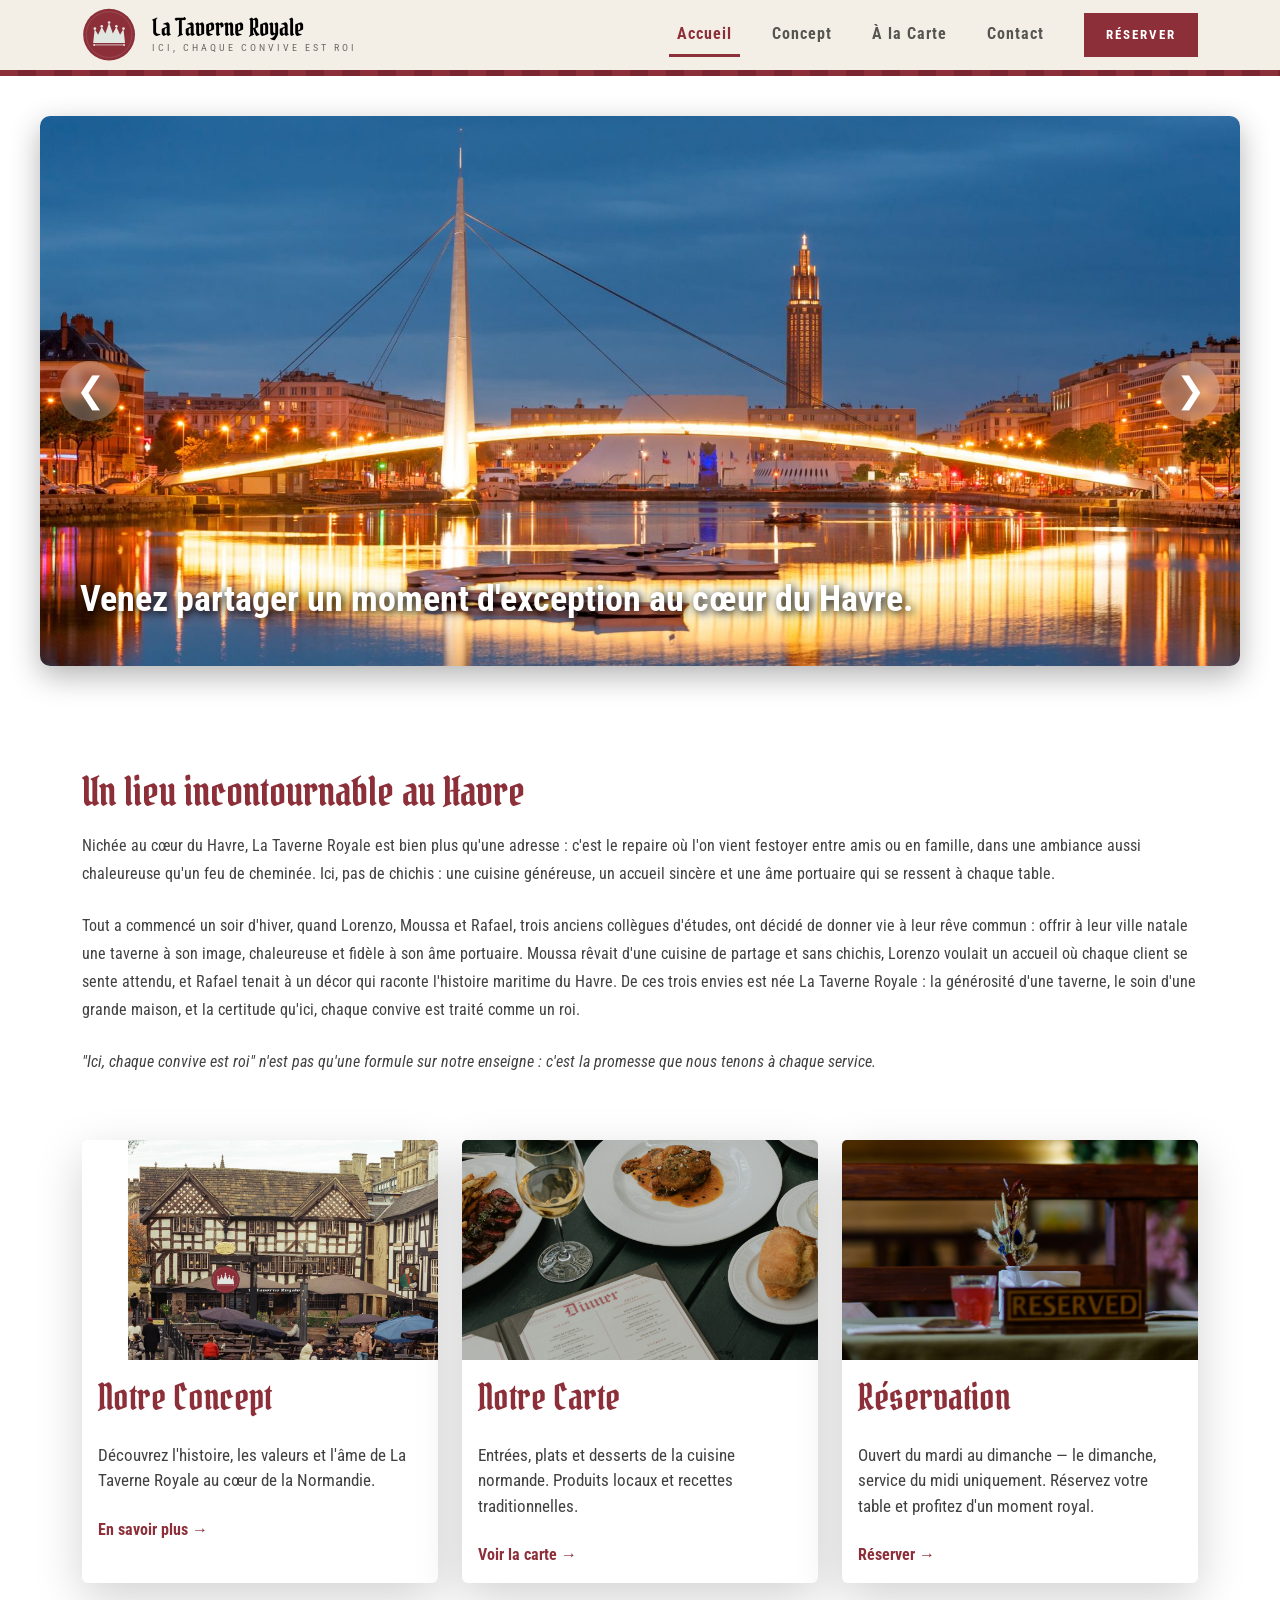
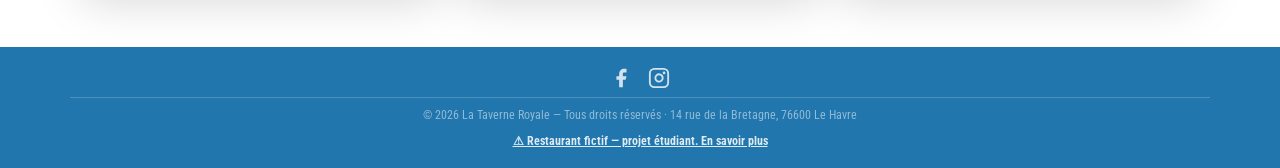
<file: index.html>
<!doctype html>
<html lang="fr">
    <head>
        <meta charset="UTF-8" />
        <meta name="viewport" content="width=device-width, initial-scale=1.0" />
        <meta name="robots" content="noindex, nofollow" />
        <meta name="description" content="La Taverne Royale, restaurant au cœur du Havre : cuisine française, cadre chaleureux et réservation en ligne. Projet étudiant fictif." />
        <link rel="icon" type="image/png" href="assets/logo-couronne.png" />

        <title>La Taverne Royale — Accueil</title>

        <meta property="og:type" content="website" />
        <meta property="og:site_name" content="La Taverne Royale" />
        <meta property="og:locale" content="fr_FR" />
        <meta property="og:title" content="La Taverne Royale — Accueil" />
        <meta property="og:description" content="La Taverne Royale, restaurant au cœur du Havre : cuisine française, cadre chaleureux et réservation en ligne. Projet étudiant fictif." />
        <meta property="og:url" content="https://lathavren.statichost.page/" />
        <meta property="og:image" content="https://lathavren.statichost.page/assets/logo-couronne.png" />
        <meta name="twitter:card" content="summary" />
        <meta name="twitter:title" content="La Taverne Royale — Accueil" />
        <meta name="twitter:description" content="La Taverne Royale, restaurant au cœur du Havre : cuisine française, cadre chaleureux et réservation en ligne. Projet étudiant fictif." />
        <meta name="twitter:image" content="https://lathavren.statichost.page/assets/logo-couronne.png" />

        <link rel="stylesheet" href="css/bootstrap.min.css" />
        <link rel="stylesheet" href="css/index.css" />
        <link rel="stylesheet" href="css/style.css" />
    </head>

    <body class="d-flex flex-column min-vh-100">
        <!-- En-tête : navbar + bandeau décoratif, fixes ensemble au scroll -->
        <header class="site-header sticky-top">
            <nav class="navbar navbar-expand-lg navbar-taverne py-0">
                <div class="container">
                    <a
                        class="navbar-brand d-flex align-items-center gap-3"
                        href="index.html"
                    >
                        <img
                            src="assets/logo-couronne.svg"
                            alt="La Taverne Royale"
                            width="54"
                            height="54"
                            class="rounded-circle"
                        />
                        <span>
                            <span class="d-block font-titre fs-4 lh-1"
                                >La Taverne Royale</span
                            >
                            <span class="d-block sous-titre-nav"
                                >Ici, chaque convive est roi</span
                            >
                        </span>
                    </a>
                    <button
                        class="navbar-toggler bg-white"
                        type="button"
                        data-bs-toggle="collapse"
                        data-bs-target="#navMenu"
                    >
                        <span class="navbar-toggler-icon"></span>
                    </button>
                    <div class="collapse navbar-collapse" id="navMenu">
                        <ul
                            class="navbar-nav ms-auto align-items-lg-center gap-lg-3"
                        >
                            <li class="nav-item">
                                <a class="nav-link active" href="index.html"
                                    >Accueil</a
                                >
                            </li>
                            <li class="nav-item">
                                <a class="nav-link" href="concept.html"
                                    >Concept</a
                                >
                            </li>
                            <li class="nav-item">
                                <a class="nav-link" href="carte.html"
                                    >À la Carte</a
                                >
                            </li>
                            <li class="nav-item">
                                <a class="nav-link" href="contact.html"
                                    >Contact</a
                                >
                            </li>
                            <li class="nav-item ms-lg-3">
                                <a
                                    class="btn-reserver d-inline-block"
                                    href="reservation.html"
                                    >Réserver</a
                                >
                            </li>
                        </ul>
                    </div>
                </div>
            </nav>

            <!-- Bandeau décoratif -->
            <div class="bandeau-deco"></div>
        </header>

        <div id="slider">
            <!-- Images -->
            <div class="slides">
                <div class="slide">
                    <img src="images/normandie-paysage.jpeg" alt="" />
                    <div class="caption">
                        Venez partager un moment d'exception au cœur du Havre.
                    </div>
                </div>

                <div class="slide">
                    <img src="images/biere.jpg" alt="" />
                    <div class="caption">
                        Découvrez notre délicieuse sélection de bières artisanales.
                    </div>
                </div>

                <div class="slide">
                    <img src="images/mille-feuille.jpg" alt="" />
                    <div class="caption">Des desserts faits maison.</div>
                </div>
            </div>

            <!-- Flèches -->
            <button id="prev">&#10094;</button>
            <button id="next">&#10095;</button>
        </div>

        <!-- Un lieu incontournable -->
        <div class="section-claire">
            <div class="container">
                <h1 class="font-titre titre-section">
                    Un lieu incontournable au Havre
                </h1>
                <p class="fs-6 concept-text">
                    Nichée au cœur du Havre, La Taverne Royale est bien plus qu'une adresse : c'est le repaire où l'on vient festoyer entre amis ou en famille, dans une ambiance aussi chaleureuse qu'un feu de cheminée. Ici, pas de chichis : une cuisine généreuse, un accueil sincère et une âme portuaire qui se ressent à chaque table.
                </p>
                <p class="fs-6 concept-text mt-4">
                    Tout a commencé un soir d'hiver, quand Lorenzo, Moussa et Rafael, trois anciens collègues d'études, ont décidé de donner vie à leur rêve commun : offrir à leur ville natale une taverne à son image, chaleureuse et fidèle à son âme portuaire. Moussa rêvait d'une cuisine de partage et sans chichis, Lorenzo voulait un accueil où chaque client se sente attendu, et Rafael tenait à un décor qui raconte l'histoire maritime du Havre. De ces trois envies est née La Taverne Royale : la générosité d'une taverne, le soin d'une grande maison, et la certitude qu'ici, chaque convive est traité comme un roi.
                </p>
                <p class="fs-6 concept-text mt-4 mb-0 fst-italic">
                    "Ici, chaque convive est roi" n'est pas qu'une formule sur notre enseigne : c'est la promesse que nous tenons à chaque service.
                </p>

                <div class="cartes-accueil">
                    <div class="row g-4">
                        <!-- Carte 1 -->
                        <div class="col-md-4">
                            <div class="card h-100 shadow-lg border-0">
                                <img
                                    src="images/ext1.jpg"
                                    class="card-img-top"
                                    alt="Concept"
                                />

                                <div class="card-body">
                                    <h2
                                        class="card-title mb-4 card-title-taverne"
                                    >
                                        Notre Concept
                                    </h2>

                                    <p
                                        class="card-text mb-4 card-text-taverne"
                                    >
                                        Découvrez l'histoire, les valeurs et l'âme de La
                                        Taverne Royale au cœur de la Normandie.
                                    </p>

                                    <a
                                        href="concept.html"
                                        class="card-link fw-bold text-decoration-none"
                                    >
                                        En savoir plus →
                                    </a>
                                </div>
                            </div>
                        </div>

                        <!-- Carte 2 -->
                        <div class="col-md-4">
                            <div class="card h-100 shadow-lg border-0">
                                <img
                                    src="images/menu.jpg"
                                    class="card-img-top"
                                    alt="Carte"
                                />

                                <div class="card-body">
                                    <h2
                                        class="card-title mb-4 card-title-taverne"
                                    >
                                        Notre Carte
                                    </h2>

                                    <p
                                        class="card-text mb-4 card-text-taverne"
                                    >
                                        Entrées, plats et desserts de la cuisine
                                        normande. Produits locaux et recettes
                                        traditionnelles.
                                    </p>

                                    <a
                                        href="carte.html"
                                        class="card-link fw-bold text-decoration-none"
                                    >
                                        Voir la carte →
                                    </a>
                                </div>
                            </div>
                        </div>

                        <!-- Carte 3 -->
                        <div class="col-md-4">
                            <div class="card h-100 shadow-lg border-0">
                                <img
                                    src="images/reserved.jpg"
                                    class="card-img-top"
                                    alt="Réservation"
                                />

                                <div class="card-body">
                                    <h2
                                        class="card-title mb-4 card-title-taverne"
                                    >
                                        Réservation
                                    </h2>

                                    <p
                                        class="card-text mb-4 card-text-taverne"
                                    >
                                        Ouvert du mardi au dimanche — le dimanche,
                                        service du midi uniquement. Réservez votre
                                        table et profitez d'un moment royal.
                                    </p>

                                    <a
                                        href="reservation.html"
                                        class="card-link fw-bold text-decoration-none"
                                    >
                                        Réserver →
                                    </a>
                                </div>
                            </div>
                        </div>
                    </div>
                </div>
            </div>
        </div>

        <!-- Footer -->
        <footer class="footer-taverne mt-auto">
            <div
                class="container d-flex justify-content-center gap-3 pb-2 border-bottom"
            >
                <div class="d-flex gap-3 align-items-center">
                    <a href="#" title="Facebook">
                        <svg
                            width="22"
                            height="22"
                            viewBox="0 0 24 24"
                            fill="currentColor"
                            xmlns="http://www.w3.org/2000/svg"
                        >
                            <path
                                d="M18 2h-3a5 5 0 0 0-5 5v3H7v4h3v8h4v-8h3l1-4h-4V7a1 1 0 0 1 1-1h3z"
                            ></path>
                        </svg>
                    </a>
                    <a href="#" title="Instagram" data-bs-toggle="modal" data-bs-target="#instagramModal">
                        <svg
                            width="22"
                            height="22"
                            viewBox="0 0 24 24"
                            fill="none"
                            stroke="currentColor"
                            stroke-width="2"
                            stroke-linecap="round"
                            stroke-linejoin="round"
                            xmlns="http://www.w3.org/2000/svg"
                        >
                            <rect
                                x="2"
                                y="2"
                                width="20"
                                height="20"
                                rx="5"
                                ry="5"
                            ></rect>
                            <path
                                d="M16 11.37A4 4 0 1 1 12.63 8 4 4 0 0 1 16 11.37z"
                            ></path>
                            <line
                                x1="17.5"
                                y1="6.5"
                                x2="17.51"
                                y2="6.5"
                                stroke-width="3"
                            ></line>
                        </svg>
                    </a>
                </div>
            </div>
            <div class="text-center mt-2">
                <p class="footer-copyright mb-0">
                    © 2026 La Taverne Royale — Tous droits réservés · 14 rue de
                    la Bretagne, 76600 Le Havre
                </p>
                <p class="footer-disclaimer mb-0 mt-1">
                    <a href="disclaimer.html">⚠ Restaurant fictif — projet étudiant. En savoir plus</a>
                </p>
            </div>
        </footer>

        <!-- Modal des publications Instagram -->
        <div class="modal fade" id="instagramModal" tabindex="-1" aria-labelledby="instagramModalLabel" aria-hidden="true">
            <div class="modal-dialog modal-dialog-centered modal-dialog-scrollable">
                <div class="modal-content insta-modal-content">
                    <div class="modal-header">
                        <h2 class="modal-title font-titre" id="instagramModalLabel">Nos publications Instagram</h2>
                        <button type="button" class="btn-close" data-bs-dismiss="modal" aria-label="Fermer"></button>
                    </div>
                    <div class="modal-body">
                        <div class="d-flex flex-column align-items-center gap-4">
                            <img src="images/post-instagram-1.png" alt="Publication Instagram 1 — La Taverne Royale" class="img-fluid rounded insta-post-img">
                            <img src="images/post-instagram-2.png" alt="Publication Instagram 2 — La Taverne Royale" class="img-fluid rounded insta-post-img">
                        </div>
                    </div>
                </div>
            </div>
        </div>

        <script src="js/bootstrap.bundle.min.js"></script>
        <script src="js/index.js"></script>
    </body>
</html>
</file>
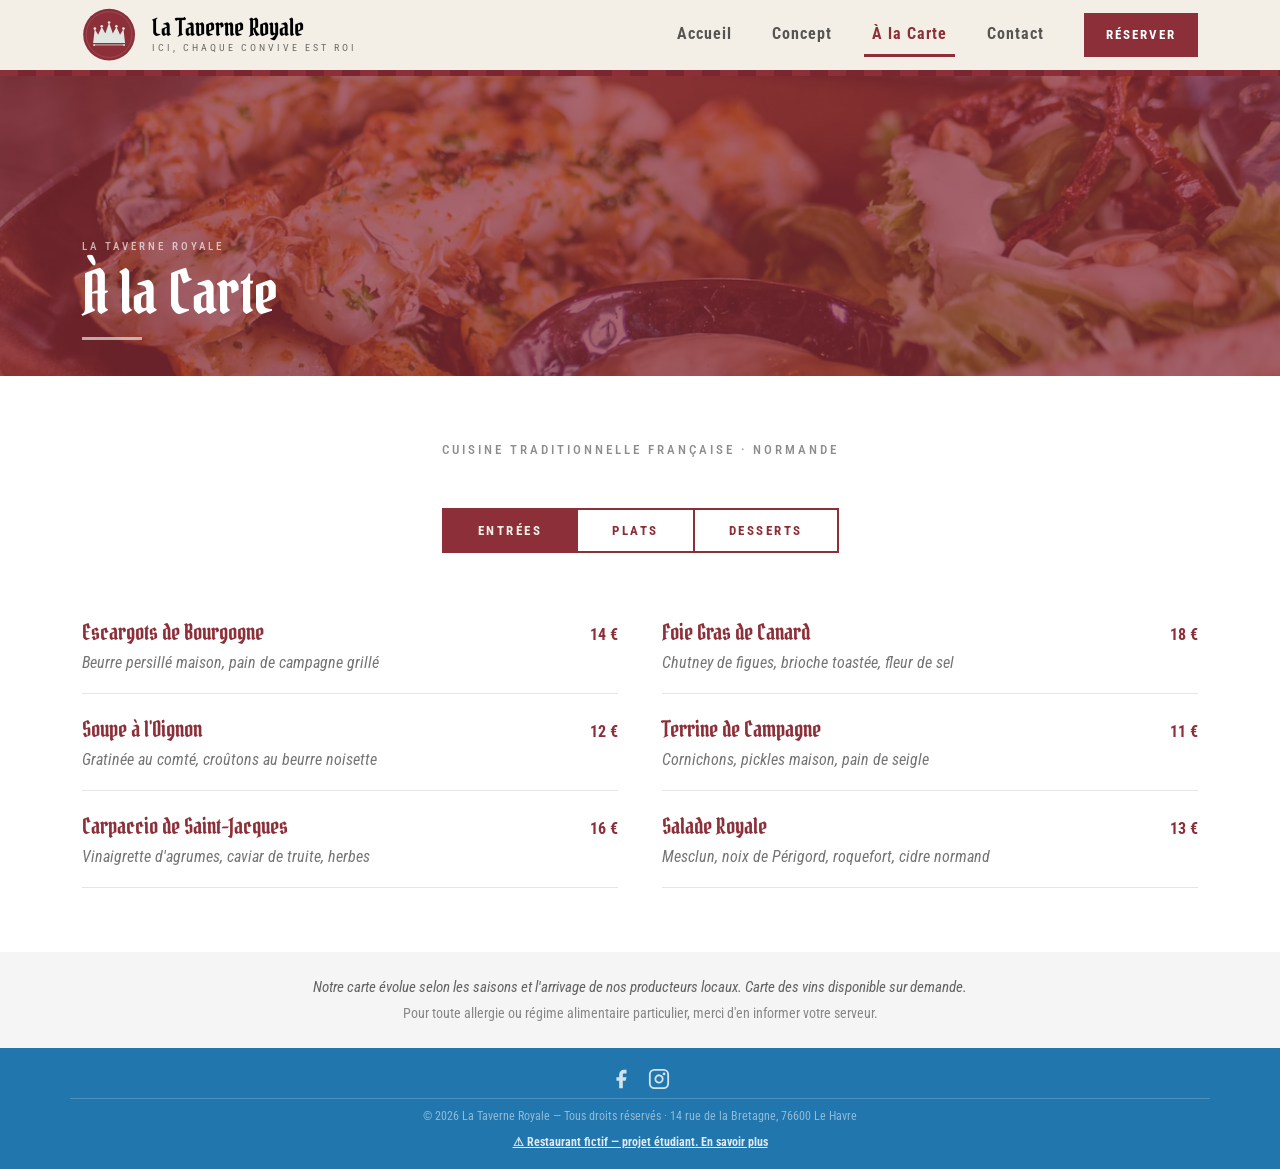
<file: carte.html>
<!DOCTYPE html>
<html lang="fr">
<head>
  <meta charset="UTF-8">
  <meta name="viewport" content="width=device-width, initial-scale=1.0">
  <meta name="robots" content="noindex, nofollow">
  <meta name="description" content="Découvrez la carte de La Taverne Royale : entrées, plats et desserts de cuisine française, au Havre. Restaurant fictif, projet étudiant.">
  <link rel="icon" type="image/png" href="assets/logo-couronne.png">
  <title>La Taverne Royale — À la Carte</title>

  <meta property="og:type" content="website">
  <meta property="og:site_name" content="La Taverne Royale">
  <meta property="og:locale" content="fr_FR">
  <meta property="og:title" content="La Taverne Royale — À la Carte">
  <meta property="og:description" content="Découvrez la carte de La Taverne Royale : entrées, plats et desserts de cuisine française, au Havre. Restaurant fictif, projet étudiant.">
  <meta property="og:url" content="https://lathavren.statichost.page/carte.html">
  <meta property="og:image" content="https://lathavren.statichost.page/assets/logo-couronne.png">
  <meta name="twitter:card" content="summary">
  <meta name="twitter:title" content="La Taverne Royale — À la Carte">
  <meta name="twitter:description" content="Découvrez la carte de La Taverne Royale : entrées, plats et desserts de cuisine française, au Havre. Restaurant fictif, projet étudiant.">
  <meta name="twitter:image" content="https://lathavren.statichost.page/assets/logo-couronne.png">

  <link rel="stylesheet" href="css/bootstrap.min.css">
  <link rel="stylesheet" href="css/style.css">
</head>
<body>

  <!-- En-tête : navbar + bandeau décoratif, fixes ensemble au scroll -->
  <header class="site-header sticky-top">
    <nav class="navbar navbar-expand-lg navbar-taverne py-0">
      <div class="container">
        <a class="navbar-brand d-flex align-items-center gap-3" href="index.html">
          <img src="assets/logo-couronne.svg" alt="La Taverne Royale" width="54" height="54" class="rounded-circle">
          <span>
            <span class="d-block font-titre fs-4 lh-1">La Taverne Royale</span>
            <span class="d-block sous-titre-nav">Ici, chaque convive est roi</span>
          </span>
        </a>
        <button class="navbar-toggler bg-white" type="button" data-bs-toggle="collapse" data-bs-target="#navMenu">
          <span class="navbar-toggler-icon"></span>
        </button>
        <div class="collapse navbar-collapse" id="navMenu">
          <ul class="navbar-nav ms-auto align-items-lg-center gap-lg-3">
            <li class="nav-item"><a class="nav-link" href="index.html">Accueil</a></li>
            <li class="nav-item"><a class="nav-link" href="concept.html">Concept</a></li>
            <li class="nav-item"><a class="nav-link active" href="carte.html">À la Carte</a></li>
            <li class="nav-item"><a class="nav-link" href="contact.html">Contact</a></li>
            <li class="nav-item ms-lg-3">
              <a class="btn-reserver d-inline-block" href="reservation.html">Réserver</a>
            </li>
          </ul>
        </div>
      </div>
    </nav>

    <!-- Bandeau décoratif -->
    <div class="bandeau-deco"></div>
  </header>

  <!-- Hero page -->
  <div class="hero-page">
    <img src="images/plat.jpeg" alt="Notre Carte">
    <div class="hero-overlay">
      <div class="container">
        <p class="hero-eyebrow mb-2">La Taverne Royale</p>
        <h1 class="font-titre text-white hero-title">À la Carte</h1>
        <div class="hero-deco-line"></div>
      </div>
    </div>
  </div>

  <!-- Menu -->
  <div class="section-claire">
    <div class="container">

      <p class="text-center mb-5 menu-eyebrow">Cuisine traditionnelle française · Normande</p>

      <!-- Onglets -->
      <div class="d-flex justify-content-center mb-5">
        <div class="menu-tabs d-flex" role="tablist">
          <button class="menu-tab-btn active" id="tab-entrees" data-bs-toggle="tab" data-bs-target="#menu-entrees" type="button" role="tab" aria-controls="menu-entrees" aria-selected="true">Entrées</button>
          <button class="menu-tab-btn" id="tab-plats" data-bs-toggle="tab" data-bs-target="#menu-plats" type="button" role="tab" aria-controls="menu-plats" aria-selected="false">Plats</button>
          <button class="menu-tab-btn" id="tab-desserts" data-bs-toggle="tab" data-bs-target="#menu-desserts" type="button" role="tab" aria-controls="menu-desserts" aria-selected="false">Desserts</button>
        </div>
      </div>

      <!-- Contenu des onglets -->
      <div class="tab-content">

        <!-- Entrées -->
        <div class="tab-pane fade show active" id="menu-entrees" role="tabpanel" aria-labelledby="tab-entrees">
          <div class="row row-cols-1 row-cols-md-2 g-0 menu-grid">

            <div class="col menu-item">
              <div class="d-flex justify-content-between align-items-baseline gap-3 mb-1">
                <span class="font-titre menu-item-name">Escargots de Bourgogne</span>
                <span class="menu-item-price">14 €</span>
              </div>
              <p class="menu-item-desc mb-0">Beurre persillé maison, pain de campagne grillé</p>
            </div>

            <div class="col menu-item">
              <div class="d-flex justify-content-between align-items-baseline gap-3 mb-1">
                <span class="font-titre menu-item-name">Foie Gras de Canard</span>
                <span class="menu-item-price">18 €</span>
              </div>
              <p class="menu-item-desc mb-0">Chutney de figues, brioche toastée, fleur de sel</p>
            </div>

            <div class="col menu-item">
              <div class="d-flex justify-content-between align-items-baseline gap-3 mb-1">
                <span class="font-titre menu-item-name">Soupe à l'Oignon</span>
                <span class="menu-item-price">12 €</span>
              </div>
              <p class="menu-item-desc mb-0">Gratinée au comté, croûtons au beurre noisette</p>
            </div>

            <div class="col menu-item">
              <div class="d-flex justify-content-between align-items-baseline gap-3 mb-1">
                <span class="font-titre menu-item-name">Terrine de Campagne</span>
                <span class="menu-item-price">11 €</span>
              </div>
              <p class="menu-item-desc mb-0">Cornichons, pickles maison, pain de seigle</p>
            </div>

            <div class="col menu-item">
              <div class="d-flex justify-content-between align-items-baseline gap-3 mb-1">
                <span class="font-titre menu-item-name">Carpaccio de Saint-Jacques</span>
                <span class="menu-item-price">16 €</span>
              </div>
              <p class="menu-item-desc mb-0">Vinaigrette d'agrumes, caviar de truite, herbes</p>
            </div>

            <div class="col menu-item">
              <div class="d-flex justify-content-between align-items-baseline gap-3 mb-1">
                <span class="font-titre menu-item-name">Salade Royale</span>
                <span class="menu-item-price">13 €</span>
              </div>
              <p class="menu-item-desc mb-0">Mesclun, noix de Périgord, roquefort, cidre normand</p>
            </div>

          </div>
        </div>

        <!-- Plats : à compléter par Rafaël -->
        <div class="tab-pane fade" id="menu-plats" role="tabpanel" aria-labelledby="tab-plats">
          <div class="row row-cols-1 row-cols-md-2 g-0 menu-grid">
            <!-- TODO (Rafaël) : ajouter les plats ici -->

            <div class="col menu-item">
              <div class="d-flex justify-content-between align-items-baseline gap-3 mb-1">
                <span class="font-titre menu-item-name">Boeuf Bourguignon</span>
                <span class="menu-item-price">18 €</span>
              </div>
              <p class="menu-item-desc mb-0">Bœuf braisé dans un vin rouge, accompagné de légumes de saison.</p>
            </div>

            <div class="col menu-item">
              <div class="d-flex justify-content-between align-items-baseline gap-3 mb-1">
                <span class="font-titre menu-item-name">Coq au vin</span>
                <span class="menu-item-price">15 €</span>
              </div>
              <p class="menu-item-desc mb-0">coq mijoté lentement dans du vin rouge avec des lardons, des champignons, des oignons et des aromates.</p>
            </div>
            
            <div class="col menu-item">
              <div class="d-flex justify-content-between align-items-baseline gap-3 mb-1">
                <span class="font-titre menu-item-name">Pot au feu</span>
                <span class="menu-item-price">15 €</span>
              </div>
              <p class="menu-item-desc mb-0">Pièces de bœuf mijotées lentement dans un bouillon parfumé, accompagnées de carottes, poireaux, navets et pommes de terre.</p>
            </div> 
            
            <div class="col menu-item">
              <div class="d-flex justify-content-between align-items-baseline gap-3 mb-1">
                <span class="font-titre menu-item-name">Bouillabaisse</span>
                <span class="menu-item-price">19 €</span>
              </div>
              <p class="menu-item-desc mb-0">Soupe traditionnelle de poissons de roche, mijotée avec tomates, fenouil, safran et herbes de Provence, servie avec des croûtons, de la rouille et du fromage râpé.</p>
            </div>
            
            <div class="col menu-item">
              <div class="d-flex justify-content-between align-items-baseline gap-3 mb-1">
                <span class="font-titre menu-item-name">Sole meunière</span>
                <span class="menu-item-price">22 €</span>
              </div>
              <p class="menu-item-desc mb-0">Sole panée et servie avec une sauce beurre citron et persil accompagné de pommes de terre vapeur.</p>
            </div>
            
            <div class="col menu-item">
              <div class="d-flex justify-content-between align-items-baseline gap-3 mb-1">
                <span class="font-titre menu-item-name">Brandade de morue</span>
                <span class="menu-item-price">15 €</span>
              </div>
              <p class="menu-item-desc mb-0">Pièces de bœuf mijotées lentement dans un bouillon parfumé, accompagnées de carottes, poireaux, navets et pommes de terre.</p>
            </div>            

          </div>
        </div>

        <!-- Desserts : à compléter par Moussa -->
        <div class="tab-pane fade" id="menu-desserts" role="tabpanel" aria-labelledby="tab-desserts">
          <div class="row row-cols-1 row-cols-md-2 g-0 menu-grid">
            <!-- TODO (Moussa) : ajouter les desserts ici -->

            <div class="col menu-item">
              <div class="d-flex justify-content-between align-items-baseline gap-3 mb-1">
                <span class="font-titre menu-item-name">Opéra</span>
                <span class="menu-item-price">5 €</span>
              </div>
              <p class="menu-item-desc mb-0">Dessert originaire de Paris inspiré par le célèbre opéra Garnier</p>
            </div>

            <div class="col menu-item">
              <div class="d-flex justify-content-between align-items-baseline gap-3 mb-1">
                <span class="font-titre menu-item-name">Cannelé</span>
                <span class="menu-item-price">4 €</span>
              </div>
              <p class="menu-item-desc mb-0">Servi par 2 pièces, initialement fait avec les reste de flan</p>
            </div>            

            <div class="col menu-item">
              <div class="d-flex justify-content-between align-items-baseline gap-3 mb-1">
                <span class="font-titre menu-item-name">Paris-Brest</span>
                <span class="menu-item-price">5 €</span>
              </div>
              <p class="menu-item-desc mb-0">Dessert créé par Louis Durand en 1909, représentant une roue de vélo.</p>
            </div>

            <div class="col menu-item">
              <div class="d-flex justify-content-between align-items-baseline gap-3 mb-1">
                <span class="font-titre menu-item-name">Mille-Feuille</span>
                <span class="menu-item-price">5 €</span>
              </div>
              <p class="menu-item-desc mb-0">Un des grand classique de la pâtisserie française.</p>
            </div>        
            
            <div class="col menu-item">
              <div class="d-flex justify-content-between align-items-baseline gap-3 mb-1">
                <span class="font-titre menu-item-name">Kouign-Amann</span>
                <span class="menu-item-price">5 €</span>
              </div>
              <p class="menu-item-desc mb-0">Spécialité emblématique de la Bretagne.</p>
            </div>

            <div class="col menu-item">
              <div class="d-flex justify-content-between align-items-baseline gap-3 mb-1">
                <span class="font-titre menu-item-name">Plateau de Fromages</span>
                <span class="menu-item-price">14 €</span>
              </div>
              <p class="menu-item-desc mb-0">Livarot, Camembert, Pont-l'Évêque de Normandie</p>
            </div>

          </div>
        </div>

      </div>
    </div>
  </div>

  <!-- Note de bas de carte -->
  <div class="py-4 px-4 carte-footnote">
    <div class="container text-center">
      <p class="mb-1 carte-footnote-text">Notre carte évolue selon les saisons et l'arrivage de nos producteurs locaux. Carte des vins disponible sur demande.</p>
      <p class="mb-0 carte-footnote-sub">Pour toute allergie ou régime alimentaire particulier, merci d'en informer votre serveur.</p>
    </div>
  </div>

  <!-- Footer -->
  <footer class="footer-taverne">
    <div class="container d-flex justify-content-center gap-3 pb-2 border-bottom">
      <div class="d-flex gap-3 align-items-center">
        <a href="#" title="Facebook">
          <svg width="22" height="22" viewBox="0 0 24 24" fill="currentColor" xmlns="http://www.w3.org/2000/svg"><path d="M18 2h-3a5 5 0 0 0-5 5v3H7v4h3v8h4v-8h3l1-4h-4V7a1 1 0 0 1 1-1h3z"></path></svg>
        </a>
        <a href="#" title="Instagram" data-bs-toggle="modal" data-bs-target="#instagramModal">
          <svg width="22" height="22" viewBox="0 0 24 24" fill="none" stroke="currentColor" stroke-width="2" stroke-linecap="round" stroke-linejoin="round" xmlns="http://www.w3.org/2000/svg"><rect x="2" y="2" width="20" height="20" rx="5" ry="5"></rect><path d="M16 11.37A4 4 0 1 1 12.63 8 4 4 0 0 1 16 11.37z"></path><line x1="17.5" y1="6.5" x2="17.51" y2="6.5" stroke-width="3"></line></svg>
        </a>
      </div>
    </div>
    <div class="text-center mt-2">
      <p class="footer-copyright mb-0">© 2026 La Taverne Royale — Tous droits réservés · 14 rue de la Bretagne, 76600 Le Havre</p>
      <p class="footer-disclaimer mb-0 mt-1"><a href="disclaimer.html">⚠ Restaurant fictif — projet étudiant. En savoir plus</a></p>
    </div>
  </footer>

  <!-- Modal des publications Instagram -->
  <div class="modal fade" id="instagramModal" tabindex="-1" aria-labelledby="instagramModalLabel" aria-hidden="true">
    <div class="modal-dialog modal-dialog-centered modal-dialog-scrollable">
      <div class="modal-content insta-modal-content">
        <div class="modal-header">
          <h2 class="modal-title font-titre" id="instagramModalLabel">Nos publications Instagram</h2>
          <button type="button" class="btn-close" data-bs-dismiss="modal" aria-label="Fermer"></button>
        </div>
        <div class="modal-body">
          <div class="d-flex flex-column align-items-center gap-4">
            <img src="images/post-instagram-1.png" alt="Publication Instagram 1 — La Taverne Royale" class="img-fluid rounded insta-post-img">
            <img src="images/post-instagram-2.png" alt="Publication Instagram 2 — La Taverne Royale" class="img-fluid rounded insta-post-img">
          </div>
        </div>
      </div>
    </div>
  </div>

  <script src="js/bootstrap.bundle.min.js"></script>
</body>
</html>
</file>
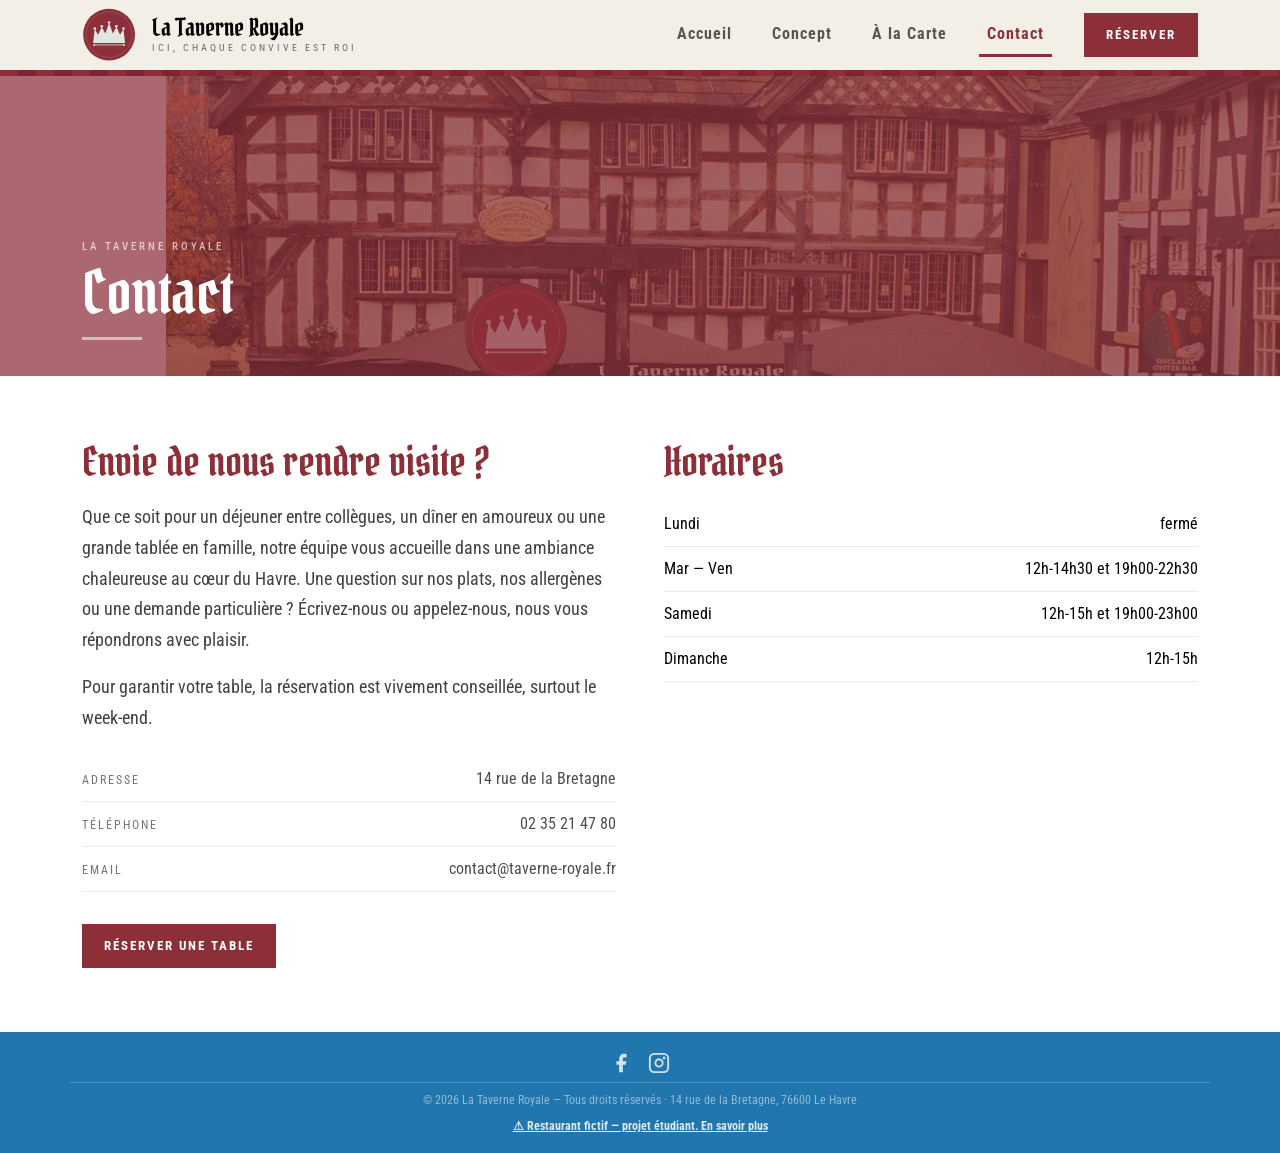
<file: contact.html>
<!DOCTYPE html>
<html lang="fr">
<head>
  <meta charset="UTF-8">
  <meta name="viewport" content="width=device-width, initial-scale=1.0">
  <meta name="robots" content="noindex, nofollow">
  <meta name="description" content="Coordonnées, horaires et localisation de La Taverne Royale au Havre. Contactez-nous ou réservez votre table en ligne.">
  <link rel="icon" type="image/png" href="assets/logo-couronne.png">
  <title>La Taverne Royale — Contact</title>

  <meta property="og:type" content="website">
  <meta property="og:site_name" content="La Taverne Royale">
  <meta property="og:locale" content="fr_FR">
  <meta property="og:title" content="La Taverne Royale — Contact">
  <meta property="og:description" content="Coordonnées, horaires et localisation de La Taverne Royale au Havre. Contactez-nous ou réservez votre table en ligne.">
  <meta property="og:url" content="https://lathavren.statichost.page/contact.html">
  <meta property="og:image" content="https://lathavren.statichost.page/assets/logo-couronne.png">
  <meta name="twitter:card" content="summary">
  <meta name="twitter:title" content="La Taverne Royale — Contact">
  <meta name="twitter:description" content="Coordonnées, horaires et localisation de La Taverne Royale au Havre. Contactez-nous ou réservez votre table en ligne.">
  <meta name="twitter:image" content="https://lathavren.statichost.page/assets/logo-couronne.png">

  <link rel="stylesheet" href="css/bootstrap.min.css">
  <link rel="stylesheet" href="css/style.css">
</head>
<body>

  <!-- En-tête : navbar + bandeau décoratif, fixes ensemble au scroll -->
  <header class="site-header sticky-top">
    <nav class="navbar navbar-expand-lg navbar-taverne py-0">
      <div class="container">
        <a class="navbar-brand d-flex align-items-center gap-3" href="index.html">
          <img src="assets/logo-couronne.svg" alt="La Taverne Royale" width="54" height="54" class="rounded-circle">
          <span>
            <span class="d-block font-titre fs-4 lh-1">La Taverne Royale</span>
            <span class="d-block sous-titre-nav">Ici, chaque convive est roi</span>
          </span>
        </a>
        <button class="navbar-toggler bg-white" type="button" data-bs-toggle="collapse" data-bs-target="#navMenu">
          <span class="navbar-toggler-icon"></span>
        </button>
        <div class="collapse navbar-collapse" id="navMenu">
          <ul class="navbar-nav ms-auto align-items-lg-center gap-lg-3">
            <li class="nav-item"><a class="nav-link" href="index.html">Accueil</a></li>
            <li class="nav-item"><a class="nav-link" href="concept.html">Concept</a></li>
            <li class="nav-item"><a class="nav-link" href="carte.html">À la Carte</a></li>
            <li class="nav-item"><a class="nav-link active" href="contact.html">Contact</a></li>
            <li class="nav-item ms-lg-3">
              <a class="btn-reserver d-inline-block" href="reservation.html">Réserver</a>
            </li>
          </ul>
        </div>
      </div>
    </nav>

    <!-- Bandeau décoratif -->
    <div class="bandeau-deco"></div>
  </header>

  <!-- Hero page -->
  <div class="hero-page">
    <img src="images/ext1.jpg" alt="La Taverne Royale — devanture">
    <div class="hero-overlay">
      <div class="container">
        <p class="hero-eyebrow mb-2">La Taverne Royale</p>
        <h1 class="font-titre text-white hero-title">Contact</h1>
        <div class="hero-deco-line"></div>
      </div>
    </div>
  </div>

  <!-- Accueil + Coordonnées -->
  <div class="section-claire">
    <div class="container">
      <div class="row g-5">

        <!-- Colonne accueil + coordonnées -->
        <div class="col-lg-6">
          <h2 class="font-titre titre-section">Envie de nous rendre visite ?</h2>
          <p class="concept-text">
            Que ce soit pour un déjeuner entre collègues, un dîner en amoureux ou
            une grande tablée en famille, notre équipe vous accueille dans une
            ambiance chaleureuse au cœur du Havre. Une question sur nos plats, nos
            allergènes ou une demande particulière ? Écrivez-nous ou appelez-nous,
            nous vous répondrons avec plaisir.
          </p>
          <p class="concept-text">
            Pour garantir votre table, la réservation est vivement conseillée,
            surtout le week-end.
          </p>

          <!-- TODO (Moussa) : remplacer les informations ci-dessous par les vraies coordonnées du restaurant -->
          <div class="contact-info my-4">
            <div class="contact-info-row">
              <span class="stat-label">Adresse</span>
              <span class="contact-info-value">14 rue de la Bretagne</span>
            </div>
            <div class="contact-info-row">
              <span class="stat-label">Téléphone</span>
              <span class="contact-info-value">02 35 21 47 80</span>
            </div>
            <div class="contact-info-row">
              <span class="stat-label">Email</span>
              <span class="contact-info-value">contact@taverne-royale.fr</span>
            </div>
          </div>

          <a href="reservation.html" class="btn-reserver d-inline-block mt-2">Réserver une table</a>
        </div>

        <!-- Colonne horaires + carte -->
        <div class="col-lg-6">
          <h2 class="font-titre titre-section">Horaires</h2>

          <table class="horaires-table w-100">
            <tbody>
              <tr>
                <td>Lundi</td>
                <td class="text-end">fermé</td>
              </tr>
              <tr>
                <td>Mar — Ven</td>
                <td class="text-end">12h-14h30 et 19h00-22h30</td>
              </tr>
              <tr>
                <td>Samedi</td>
                <td class="text-end">12h-15h et 19h00-23h00</td>
              </tr>
              <tr>
                <td>Dimanche</td>
                <td class="text-end">12h-15h</td>
              </tr>
            </tbody>
          </table>

          <iframe
            class="map-embed mt-4"
            src="https://www.google.com/maps/embed?pb=!1m18!1m12!1m3!1d2591.7543991669468!2d0.10912041146204665!3d49.4891461559936!2m3!1f0!2f0!3f0!3m2!1i1024!2i768!4f13.1!3m3!1m2!1s0x47e02f1fb20745d3%3A0xf7ae308bfdd5cb9f!2s14%20Rue%20de%20Bretagne%2C%2076600%20Le%20Havre!5e0!3m2!1sfr!2sfr!4v1782901321850!5m2!1sfr!2sfr"
            allowfullscreen=""
            loading="lazy"
            referrerpolicy="strict-origin-when-cross-origin"
          ></iframe>
        </div>

      </div>
    </div>
  </div>

  <!-- Footer -->
  <footer class="footer-taverne">
    <div class="container d-flex justify-content-center gap-3 pb-2 border-bottom">
      <div class="d-flex gap-3 align-items-center">
        <a href="#" title="Facebook">
          <svg width="22" height="22" viewBox="0 0 24 24" fill="currentColor" xmlns="http://www.w3.org/2000/svg"><path d="M18 2h-3a5 5 0 0 0-5 5v3H7v4h3v8h4v-8h3l1-4h-4V7a1 1 0 0 1 1-1h3z"></path></svg>
        </a>
        <a href="#" title="Instagram" data-bs-toggle="modal" data-bs-target="#instagramModal">
          <svg width="22" height="22" viewBox="0 0 24 24" fill="none" stroke="currentColor" stroke-width="2" stroke-linecap="round" stroke-linejoin="round" xmlns="http://www.w3.org/2000/svg"><rect x="2" y="2" width="20" height="20" rx="5" ry="5"></rect><path d="M16 11.37A4 4 0 1 1 12.63 8 4 4 0 0 1 16 11.37z"></path><line x1="17.5" y1="6.5" x2="17.51" y2="6.5" stroke-width="3"></line></svg>
        </a>
      </div>
    </div>
    <div class="text-center mt-2">
      <p class="footer-copyright mb-0">© 2026 La Taverne Royale — Tous droits réservés · 14 rue de la Bretagne, 76600 Le Havre</p>
      <p class="footer-disclaimer mb-0 mt-1"><a href="disclaimer.html">⚠ Restaurant fictif — projet étudiant. En savoir plus</a></p>
    </div>
  </footer>

  <!-- Modal des publications Instagram -->
  <div class="modal fade" id="instagramModal" tabindex="-1" aria-labelledby="instagramModalLabel" aria-hidden="true">
    <div class="modal-dialog modal-dialog-centered modal-dialog-scrollable">
      <div class="modal-content insta-modal-content">
        <div class="modal-header">
          <h2 class="modal-title font-titre" id="instagramModalLabel">Nos publications Instagram</h2>
          <button type="button" class="btn-close" data-bs-dismiss="modal" aria-label="Fermer"></button>
        </div>
        <div class="modal-body">
          <div class="d-flex flex-column align-items-center gap-4">
            <img src="images/post-instagram-1.png" alt="Publication Instagram 1 — La Taverne Royale" class="img-fluid rounded insta-post-img">
            <img src="images/post-instagram-2.png" alt="Publication Instagram 2 — La Taverne Royale" class="img-fluid rounded insta-post-img">
          </div>
        </div>
      </div>
    </div>
  </div>

  <script src="js/bootstrap.bundle.min.js"></script>
</body>
</html>
</file>
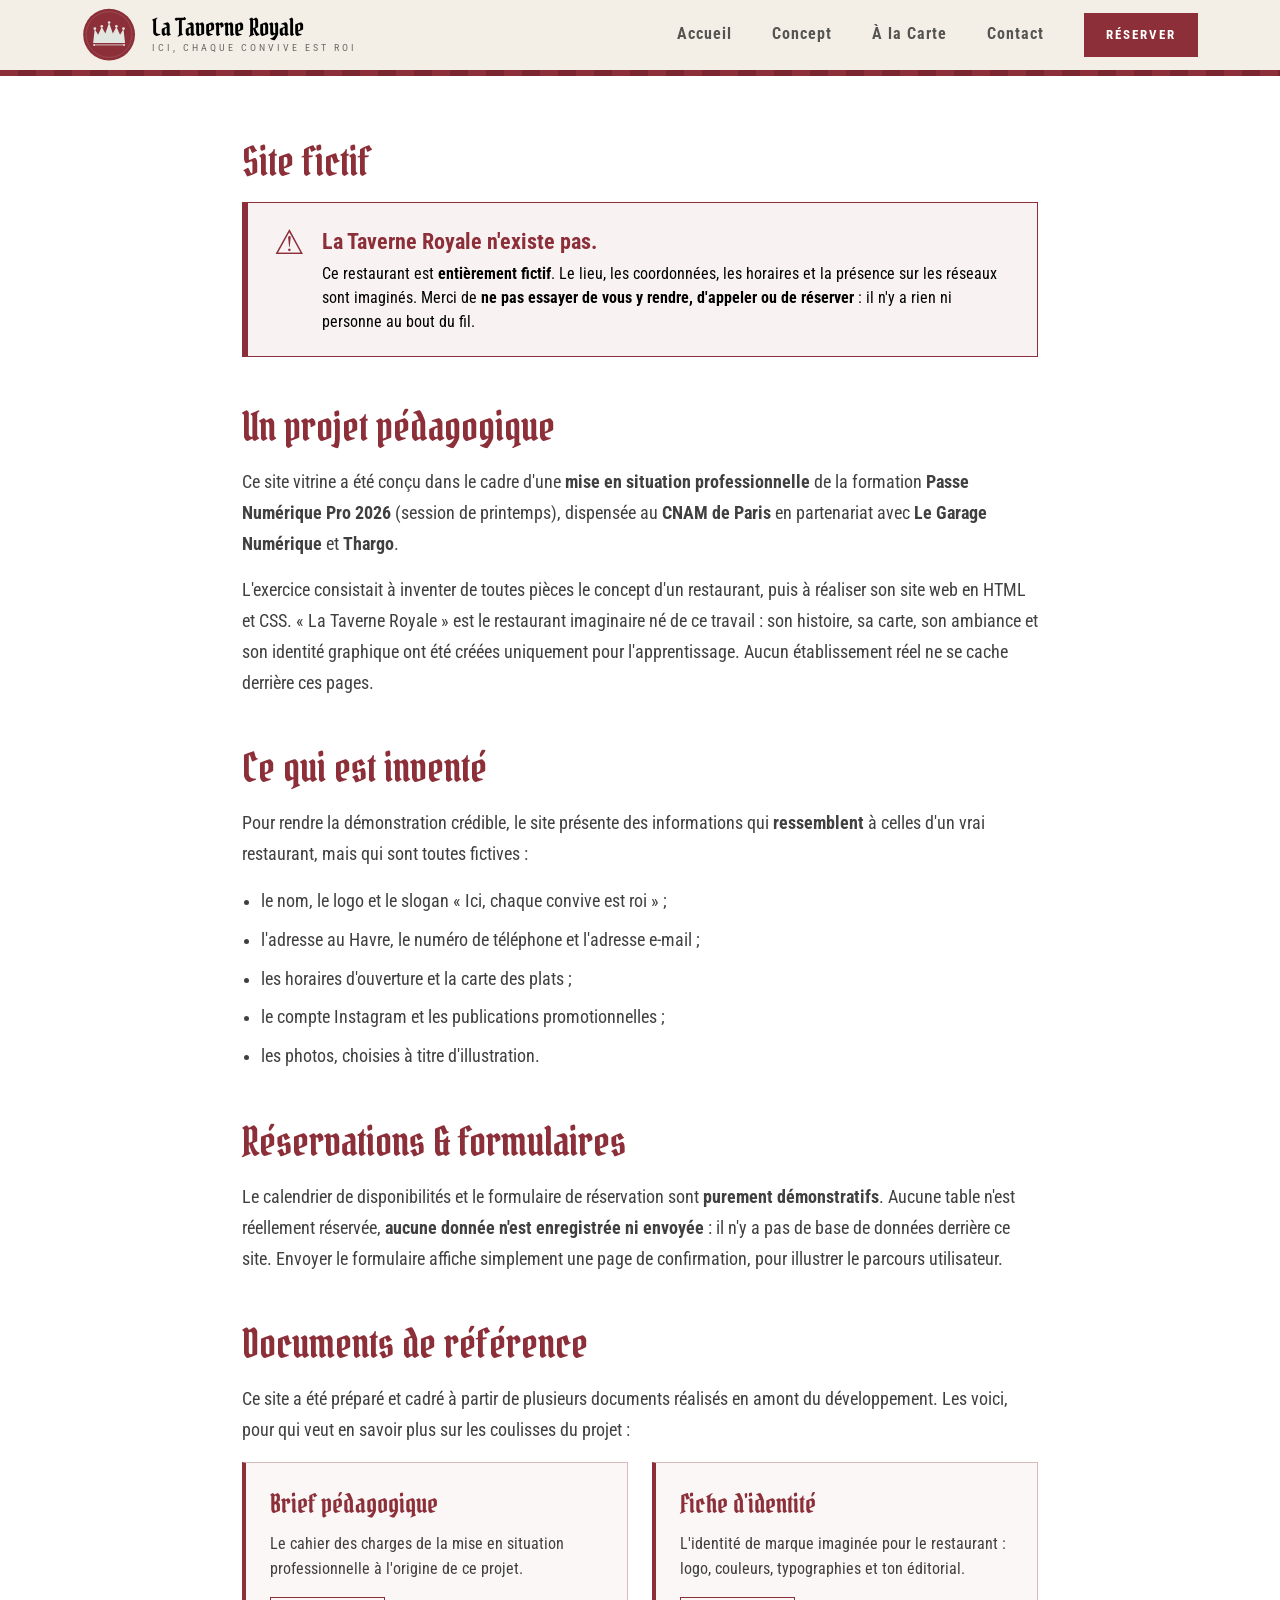
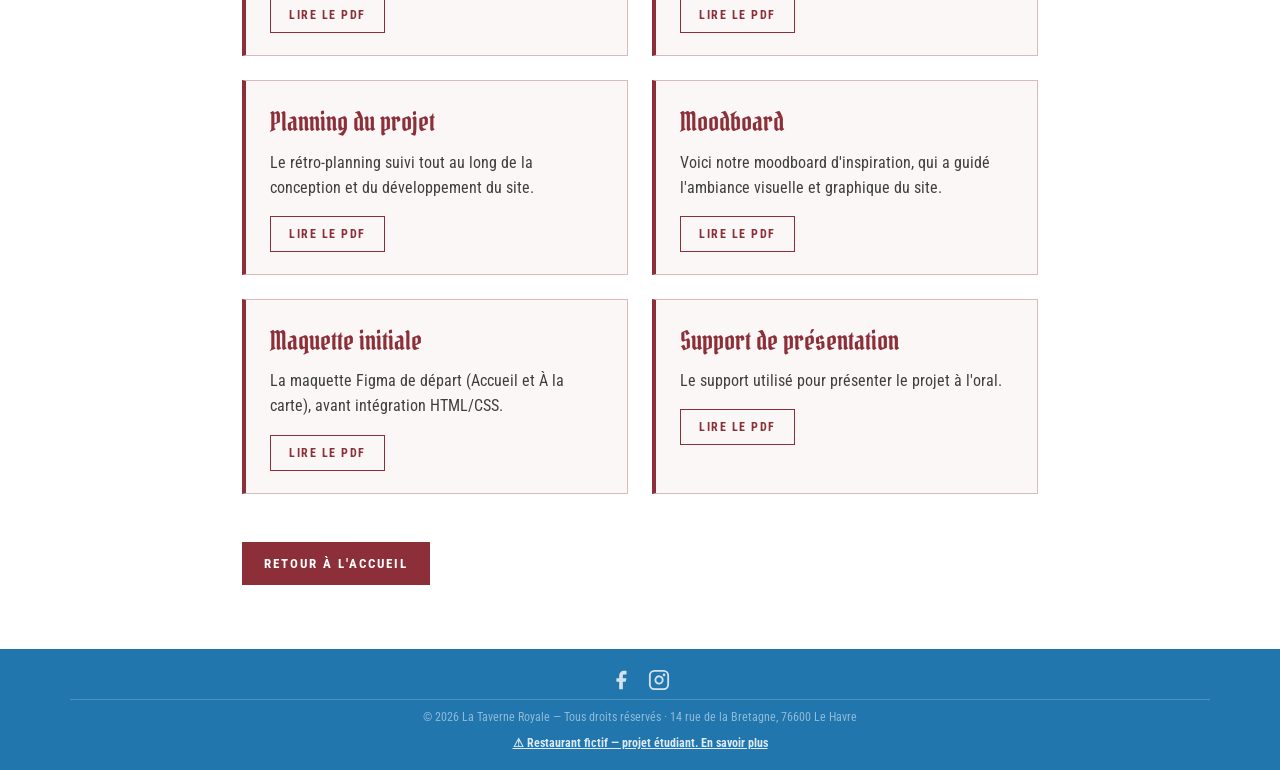
<file: disclaimer.html>
<!DOCTYPE html>
<html lang="fr">
<head>
  <meta charset="UTF-8">
  <meta name="viewport" content="width=device-width, initial-scale=1.0">
  <meta name="robots" content="noindex, nofollow">
  <meta name="description" content="La Taverne Royale est un restaurant fictif conçu dans le cadre d'un projet étudiant. Détails sur la démarche pédagogique.">
  <link rel="icon" type="image/png" href="assets/logo-couronne.png">
  <title>La Taverne Royale — Site fictif (Disclaimer)</title>

  <meta property="og:type" content="website">
  <meta property="og:site_name" content="La Taverne Royale">
  <meta property="og:locale" content="fr_FR">
  <meta property="og:title" content="La Taverne Royale — Site fictif (Disclaimer)">
  <meta property="og:description" content="La Taverne Royale est un restaurant fictif conçu dans le cadre d'un projet étudiant. Détails sur la démarche pédagogique.">
  <meta property="og:url" content="https://lathavren.statichost.page/disclaimer.html">
  <meta property="og:image" content="https://lathavren.statichost.page/assets/logo-couronne.png">
  <meta name="twitter:card" content="summary">
  <meta name="twitter:title" content="La Taverne Royale — Site fictif (Disclaimer)">
  <meta name="twitter:description" content="La Taverne Royale est un restaurant fictif conçu dans le cadre d'un projet étudiant. Détails sur la démarche pédagogique.">
  <meta name="twitter:image" content="https://lathavren.statichost.page/assets/logo-couronne.png">

  <link rel="stylesheet" href="css/bootstrap.min.css">
  <link rel="stylesheet" href="css/style.css">
</head>
<body>

  <!-- En-tête : navbar + bandeau décoratif, fixes ensemble au scroll -->
  <header class="site-header sticky-top">
    <nav class="navbar navbar-expand-lg navbar-taverne py-0">
      <div class="container">
        <a class="navbar-brand d-flex align-items-center gap-3" href="index.html">
          <img src="assets/logo-couronne.svg" alt="La Taverne Royale" width="54" height="54" class="rounded-circle">
          <span>
            <span class="d-block font-titre fs-4 lh-1">La Taverne Royale</span>
            <span class="d-block sous-titre-nav">Ici, chaque convive est roi</span>
          </span>
        </a>
        <button class="navbar-toggler bg-white" type="button" data-bs-toggle="collapse" data-bs-target="#navMenu">
          <span class="navbar-toggler-icon"></span>
        </button>
        <div class="collapse navbar-collapse" id="navMenu">
          <ul class="navbar-nav ms-auto align-items-lg-center gap-lg-3">
            <li class="nav-item"><a class="nav-link" href="index.html">Accueil</a></li>
            <li class="nav-item"><a class="nav-link" href="concept.html">Concept</a></li>
            <li class="nav-item"><a class="nav-link" href="carte.html">À la Carte</a></li>
            <li class="nav-item"><a class="nav-link" href="contact.html">Contact</a></li>
            <li class="nav-item ms-lg-3">
              <a class="btn-reserver d-inline-block" href="reservation.html">Réserver</a>
            </li>
          </ul>
        </div>
      </div>
    </nav>

    <!-- Bandeau décoratif -->
    <div class="bandeau-deco"></div>
  </header>

  <div class="section-claire">
    <div class="container disclaimer-page">

      <h1 class="font-titre titre-section">Site fictif</h1>

      <!-- Avertissement principal -->
      <div class="disclaimer-alert mb-5">
        <span class="disclaimer-alert-icon" aria-hidden="true">⚠</span>
        <div>
          <p class="disclaimer-alert-titre mb-1">La Taverne Royale n'existe pas.</p>
          <p class="mb-0">
            Ce restaurant est <strong>entièrement fictif</strong>. Le lieu, les
            coordonnées, les horaires et la présence sur les réseaux sont imaginés.
            Merci de <strong>ne pas essayer de vous y rendre, d'appeler ou de réserver</strong> :
            il n'y a rien ni personne au bout du fil.
          </p>
        </div>
      </div>

      <h2 class="font-titre titre-section">Un projet pédagogique</h2>
      <p class="concept-text">
        Ce site vitrine a été conçu dans le cadre d'une <strong>mise en situation
        professionnelle</strong> de la formation <strong>Passe Numérique Pro 2026</strong>
        (session de printemps), dispensée au <strong>CNAM de Paris</strong> en partenariat
        avec <strong>Le Garage Numérique</strong> et <strong>Thargo</strong>.
      </p>
      <p class="concept-text">
        L'exercice consistait à inventer de toutes pièces le concept d'un restaurant,
        puis à réaliser son site web en HTML et CSS. « La Taverne Royale » est le
        restaurant imaginaire né de ce travail : son histoire, sa carte, son ambiance
        et son identité graphique ont été créées uniquement pour l'apprentissage. Aucun
        établissement réel ne se cache derrière ces pages.
      </p>

      <h2 class="font-titre titre-section mt-5">Ce qui est inventé</h2>
      <p class="concept-text">
        Pour rendre la démonstration crédible, le site présente des informations qui
        <strong>ressemblent</strong> à celles d'un vrai restaurant, mais qui sont toutes
        fictives :
      </p>
      <ul class="disclaimer-liste concept-text">
        <li>le nom, le logo et le slogan « Ici, chaque convive est roi » ;</li>
        <li>l'adresse au Havre, le numéro de téléphone et l'adresse e-mail ;</li>
        <li>les horaires d'ouverture et la carte des plats ;</li>
        <li>le compte Instagram et les publications promotionnelles ;</li>
        <li>les photos, choisies à titre d'illustration.</li>
      </ul>

      <h2 class="font-titre titre-section mt-5">Réservations &amp; formulaires</h2>
      <p class="concept-text">
        Le calendrier de disponibilités et le formulaire de réservation sont
        <strong>purement démonstratifs</strong>. Aucune table n'est réellement réservée,
        <strong>aucune donnée n'est enregistrée ni envoyée</strong> : il n'y a pas de base
        de données derrière ce site. Envoyer le formulaire affiche simplement une page de
        confirmation, pour illustrer le parcours utilisateur.
      </p>

      <h2 class="font-titre titre-section mt-5">Documents de référence</h2>
      <p class="concept-text">
        Ce site a été préparé et cadré à partir de plusieurs documents réalisés en amont
        du développement. Les voici, pour qui veut en savoir plus sur les coulisses du projet :
      </p>
      <div class="row g-4 mb-4">
        <div class="col-md-6">
          <div class="doc-card">
            <p class="doc-card-titre">Brief pédagogique</p>
            <p class="doc-card-texte">
              Le cahier des charges de la mise en situation professionnelle à l'origine de ce projet.
            </p>
            <a href="docs/PNProS4-Brief_MES.pdf" target="_blank" rel="noopener" class="btn-doc">Lire le PDF</a>
          </div>
        </div>
        <div class="col-md-6">
          <div class="doc-card">
            <p class="doc-card-titre">Fiche d'identité</p>
            <p class="doc-card-texte">
              L'identité de marque imaginée pour le restaurant : logo, couleurs, typographies et ton éditorial.
            </p>
            <a href="docs/Fiche identité - La Taverne Royale.pdf" target="_blank" rel="noopener" class="btn-doc">Lire le PDF</a>
          </div>
        </div>
        <div class="col-md-6">
          <div class="doc-card">
            <p class="doc-card-titre">Planning du projet</p>
            <p class="doc-card-texte">
              Le rétro-planning suivi tout au long de la conception et du développement du site.
            </p>
            <a href="docs/Planning - La Taverne Royale.pdf" target="_blank" rel="noopener" class="btn-doc">Lire le PDF</a>
          </div>
        </div>
        <div class="col-md-6">
          <div class="doc-card">
            <p class="doc-card-titre">Moodboard</p>
            <p class="doc-card-texte">
              Voici notre moodboard d'inspiration, qui a guidé l'ambiance visuelle et graphique du site.
            </p>
            <a href="docs/Moodboard.pdf" target="_blank" rel="noopener" class="btn-doc">Lire le PDF</a>
          </div>
        </div>
        <div class="col-md-6">
          <div class="doc-card">
            <p class="doc-card-titre">Maquette initiale</p>
            <p class="doc-card-texte">
              La maquette Figma de départ (Accueil et À la carte), avant intégration HTML/CSS.
            </p>
            <a href="docs/Maquette initiale.pdf" target="_blank" rel="noopener" class="btn-doc">Lire le PDF</a>
          </div>
        </div>
        <div class="col-md-6">
          <div class="doc-card">
            <p class="doc-card-titre">Support de présentation</p>
            <p class="doc-card-texte">
              Le support utilisé pour présenter le projet à l'oral.
            </p>
            <a href="docs/Support de presentation.pdf" target="_blank" rel="noopener" class="btn-doc">Lire le PDF</a>
          </div>
        </div>
      </div>

      <a href="index.html" class="btn-reserver d-inline-block mt-4">Retour à l'accueil</a>

    </div>
  </div>

  <!-- Footer -->
  <footer class="footer-taverne">
    <div class="container d-flex justify-content-center gap-3 pb-2 border-bottom">
      <div class="d-flex gap-3 align-items-center">
        <a href="#" title="Facebook">
          <svg width="22" height="22" viewBox="0 0 24 24" fill="currentColor" xmlns="http://www.w3.org/2000/svg"><path d="M18 2h-3a5 5 0 0 0-5 5v3H7v4h3v8h4v-8h3l1-4h-4V7a1 1 0 0 1 1-1h3z"></path></svg>
        </a>
        <a href="#" title="Instagram" data-bs-toggle="modal" data-bs-target="#instagramModal">
          <svg width="22" height="22" viewBox="0 0 24 24" fill="none" stroke="currentColor" stroke-width="2" stroke-linecap="round" stroke-linejoin="round" xmlns="http://www.w3.org/2000/svg"><rect x="2" y="2" width="20" height="20" rx="5" ry="5"></rect><path d="M16 11.37A4 4 0 1 1 12.63 8 4 4 0 0 1 16 11.37z"></path><line x1="17.5" y1="6.5" x2="17.51" y2="6.5" stroke-width="3"></line></svg>
        </a>
      </div>
    </div>
    <div class="text-center mt-2">
      <p class="footer-copyright mb-0">© 2026 La Taverne Royale — Tous droits réservés · 14 rue de la Bretagne, 76600 Le Havre</p>
      <p class="footer-disclaimer mb-0 mt-1"><a href="disclaimer.html">⚠ Restaurant fictif — projet étudiant. En savoir plus</a></p>
    </div>
  </footer>

  <!-- Modal des publications Instagram -->
  <div class="modal fade" id="instagramModal" tabindex="-1" aria-labelledby="instagramModalLabel" aria-hidden="true">
    <div class="modal-dialog modal-dialog-centered modal-dialog-scrollable">
      <div class="modal-content insta-modal-content">
        <div class="modal-header">
          <h2 class="modal-title font-titre" id="instagramModalLabel">Nos publications Instagram</h2>
          <button type="button" class="btn-close" data-bs-dismiss="modal" aria-label="Fermer"></button>
        </div>
        <div class="modal-body">
          <div class="d-flex flex-column align-items-center gap-4">
            <img src="images/post-instagram-1.png" alt="Publication Instagram 1 — La Taverne Royale" class="img-fluid rounded insta-post-img">
            <img src="images/post-instagram-2.png" alt="Publication Instagram 2 — La Taverne Royale" class="img-fluid rounded insta-post-img">
          </div>
        </div>
      </div>
    </div>
  </div>

  <script src="js/bootstrap.bundle.min.js"></script>
</body>
</html>
</file>
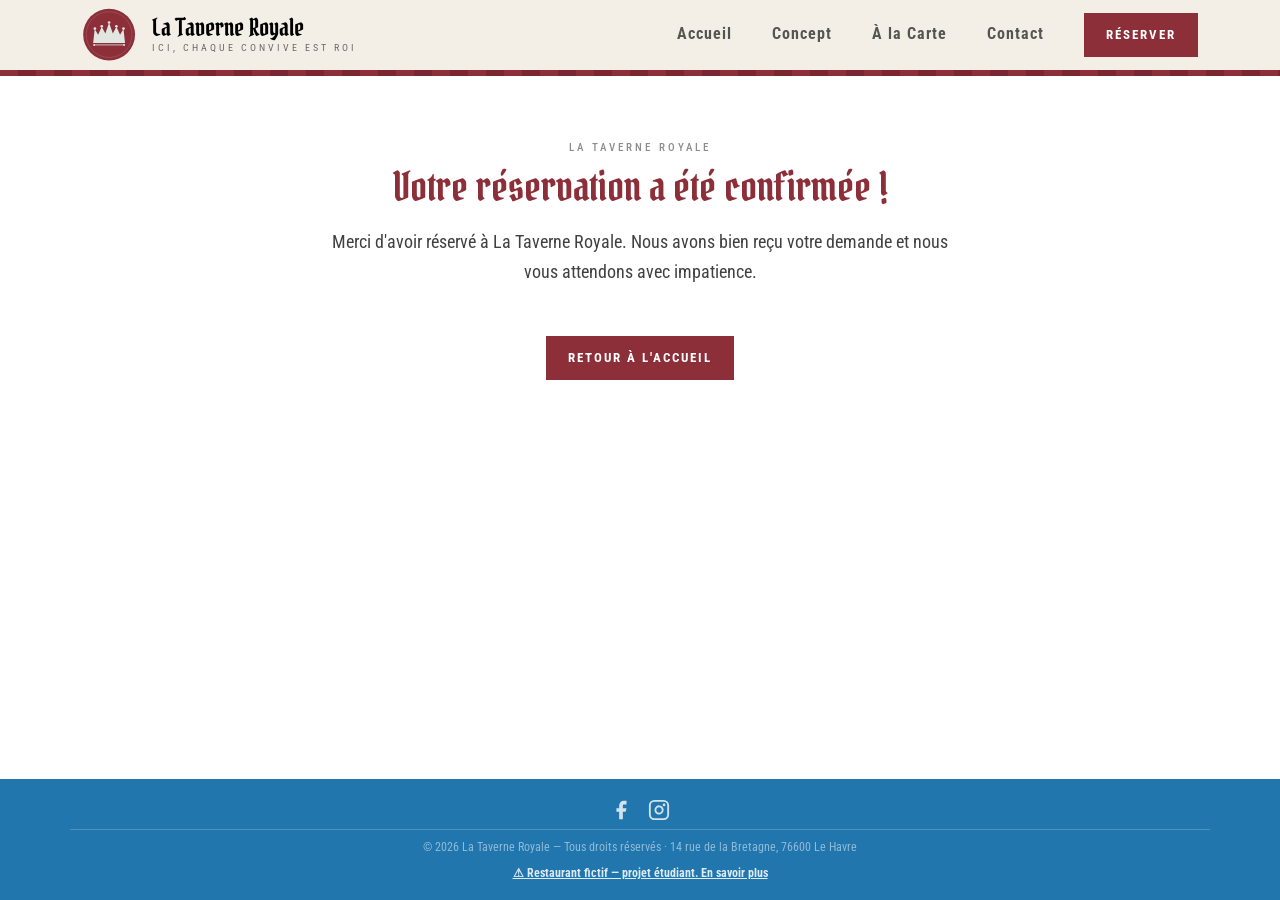
<file: reservation-confirme.html>
<!DOCTYPE html>
<html lang="fr">
<head>
  <meta charset="UTF-8">
  <meta name="viewport" content="width=device-width, initial-scale=1.0">
  <meta name="robots" content="noindex, nofollow">
  <meta name="description" content="Votre réservation à La Taverne Royale est confirmée. Merci de votre confiance, nous avons hâte de vous accueillir.">
  <link rel="icon" type="image/png" href="assets/logo-couronne.png">
  <title>La Taverne Royale — Réservation confirmée</title>

  <meta property="og:type" content="website">
  <meta property="og:site_name" content="La Taverne Royale">
  <meta property="og:locale" content="fr_FR">
  <meta property="og:title" content="La Taverne Royale — Réservation confirmée">
  <meta property="og:description" content="Votre réservation à La Taverne Royale est confirmée. Merci de votre confiance, nous avons hâte de vous accueillir.">
  <meta property="og:url" content="https://lathavren.statichost.page/reservation-confirme.html">
  <meta property="og:image" content="https://lathavren.statichost.page/assets/logo-couronne.png">
  <meta name="twitter:card" content="summary">
  <meta name="twitter:title" content="La Taverne Royale — Réservation confirmée">
  <meta name="twitter:description" content="Votre réservation à La Taverne Royale est confirmée. Merci de votre confiance, nous avons hâte de vous accueillir.">
  <meta name="twitter:image" content="https://lathavren.statichost.page/assets/logo-couronne.png">

  <link rel="stylesheet" href="css/bootstrap.min.css">
  <link rel="stylesheet" href="css/style.css">
</head>
<body class="d-flex flex-column min-vh-100">

  <!-- En-tête : navbar + bandeau décoratif, fixes ensemble au scroll -->
  <header class="site-header sticky-top">
    <nav class="navbar navbar-expand-lg navbar-taverne py-0">
      <div class="container">
        <a class="navbar-brand d-flex align-items-center gap-3" href="index.html">
          <img src="assets/logo-couronne.svg" alt="La Taverne Royale" width="54" height="54" class="rounded-circle">
          <span>
            <span class="d-block font-titre fs-4 lh-1">La Taverne Royale</span>
            <span class="d-block sous-titre-nav">Ici, chaque convive est roi</span>
          </span>
        </a>
        <button class="navbar-toggler bg-white" type="button" data-bs-toggle="collapse" data-bs-target="#navMenu">
          <span class="navbar-toggler-icon"></span>
        </button>
        <div class="collapse navbar-collapse" id="navMenu">
          <ul class="navbar-nav ms-auto align-items-lg-center gap-lg-3">
            <li class="nav-item"><a class="nav-link" href="index.html">Accueil</a></li>
            <li class="nav-item"><a class="nav-link" href="concept.html">Concept</a></li>
            <li class="nav-item"><a class="nav-link" href="carte.html">À la Carte</a></li>
            <li class="nav-item"><a class="nav-link" href="contact.html">Contact</a></li>
            <li class="nav-item ms-lg-3">
              <a class="btn-reserver d-inline-block" href="reservation.html">Réserver</a>
            </li>
          </ul>
        </div>
      </div>
    </nav>

    <!-- Bandeau décoratif -->
    <div class="bandeau-deco"></div>
  </header>

  <div class="section-claire">
    <div class="container text-center">
      <p class="hero-eyebrow confirm-eyebrow mb-2">La Taverne Royale</p>
      <h1 class="font-titre titre-section d-inline-block">Votre réservation a été confirmée !</h1>
      <p class="concept-text confirm-message mx-auto mb-5" id="confirm-message">
        Merci d'avoir réservé à La Taverne Royale. Nous avons bien reçu votre demande et nous vous attendons avec impatience.
      </p>

      <!-- Récapitulatif rempli en JS à partir des paramètres de l'URL -->
      <div class="recap-resa text-start" id="recap-resa" hidden>
        <h2 class="font-titre titre-section recap-titre text-center">Récapitulatif</h2>
        <div class="recap-row">
          <span class="stat-label">Au nom de</span>
          <span class="recap-value" id="recap-nom"></span>
        </div>
        <div class="recap-row">
          <span class="stat-label">Date</span>
          <span class="recap-value" id="recap-date"></span>
        </div>
        <div class="recap-row">
          <span class="stat-label">Heure</span>
          <span class="recap-value" id="recap-heure"></span>
        </div>
        <div class="recap-row">
          <span class="stat-label">Nombre de convives</span>
          <span class="recap-value" id="recap-personnes"></span>
        </div>
      </div>

      <div class="mt-5">
        <a class="btn-reserver d-inline-block" href="index.html">Retour à l'accueil</a>
      </div>
    </div>
  </div>

  <script>
    // Récupère les détails de la réservation transmis via l'URL (site fictif,
    // aucune base de données) et remplit le récapitulatif.
    (function () {
      const params = new URLSearchParams(window.location.search);
      const prenom = params.get("prenom");
      const nom = params.get("nom");
      const date = params.get("date");
      const heure = params.get("heure");
      const personnes = params.get("personnes");

      if (prenom || date || heure || personnes) {
        const recap = document.getElementById("recap-resa");
        recap.hidden = false;

        const nomComplet = [prenom, nom].filter(Boolean).join(" ");
        document.getElementById("recap-nom").textContent = nomComplet || "—";
        document.getElementById("recap-date").textContent = date || "—";
        document.getElementById("recap-heure").textContent = heure || "—";
        document.getElementById("recap-personnes").textContent = personnes || "—";

        if (prenom) {
          document.getElementById("confirm-message").textContent =
            "Merci " + prenom + " ! Nous avons bien reçu votre demande de " +
            "réservation et nous vous attendons avec impatience.";
        }
      }
    })();
  </script>


          <!-- Footer -->
        <footer class="footer-taverne mt-auto">
            <div
                class="container d-flex justify-content-center gap-3 pb-2 border-bottom"
            >
                <div class="d-flex gap-3 align-items-center">
                    <a href="#" title="Facebook">
                        <svg
                            width="22"
                            height="22"
                            viewBox="0 0 24 24"
                            fill="currentColor"
                            xmlns="http://www.w3.org/2000/svg"
                        >
                            <path
                                d="M18 2h-3a5 5 0 0 0-5 5v3H7v4h3v8h4v-8h3l1-4h-4V7a1 1 0 0 1 1-1h3z"
                            ></path>
                        </svg>
                    </a>
                    <a href="#" title="Instagram" data-bs-toggle="modal" data-bs-target="#instagramModal">
                        <svg
                            width="22"
                            height="22"
                            viewBox="0 0 24 24"
                            fill="none"
                            stroke="currentColor"
                            stroke-width="2"
                            stroke-linecap="round"
                            stroke-linejoin="round"
                            xmlns="http://www.w3.org/2000/svg"
                        >
                            <rect
                                x="2"
                                y="2"
                                width="20"
                                height="20"
                                rx="5"
                                ry="5"
                            ></rect>
                            <path
                                d="M16 11.37A4 4 0 1 1 12.63 8 4 4 0 0 1 16 11.37z"
                            ></path>
                            <line
                                x1="17.5"
                                y1="6.5"
                                x2="17.51"
                                y2="6.5"
                                stroke-width="3"
                            ></line>
                        </svg>
                    </a>
                </div>
            </div>
            <div class="text-center mt-2">
                <p class="footer-copyright mb-0">
                    © 2026 La Taverne Royale — Tous droits réservés · 14 rue de
                    la Bretagne, 76600 Le Havre
                </p>
                <p class="footer-disclaimer mb-0 mt-1">
                    <a href="disclaimer.html">⚠ Restaurant fictif — projet étudiant. En savoir plus</a>
                </p>
            </div>
        </footer>

  <!-- Modal des publications Instagram -->
  <div class="modal fade" id="instagramModal" tabindex="-1" aria-labelledby="instagramModalLabel" aria-hidden="true">
    <div class="modal-dialog modal-dialog-centered modal-dialog-scrollable">
      <div class="modal-content insta-modal-content">
        <div class="modal-header">
          <h2 class="modal-title font-titre" id="instagramModalLabel">Nos publications Instagram</h2>
          <button type="button" class="btn-close" data-bs-dismiss="modal" aria-label="Fermer"></button>
        </div>
        <div class="modal-body">
          <div class="d-flex flex-column align-items-center gap-4">
            <img src="images/post-instagram-1.png" alt="Publication Instagram 1 — La Taverne Royale" class="img-fluid rounded insta-post-img">
            <img src="images/post-instagram-2.png" alt="Publication Instagram 2 — La Taverne Royale" class="img-fluid rounded insta-post-img">
          </div>
        </div>
      </div>
    </div>
  </div>

  <script src="js/bootstrap.bundle.min.js"></script>
</body>
</html>
</file>
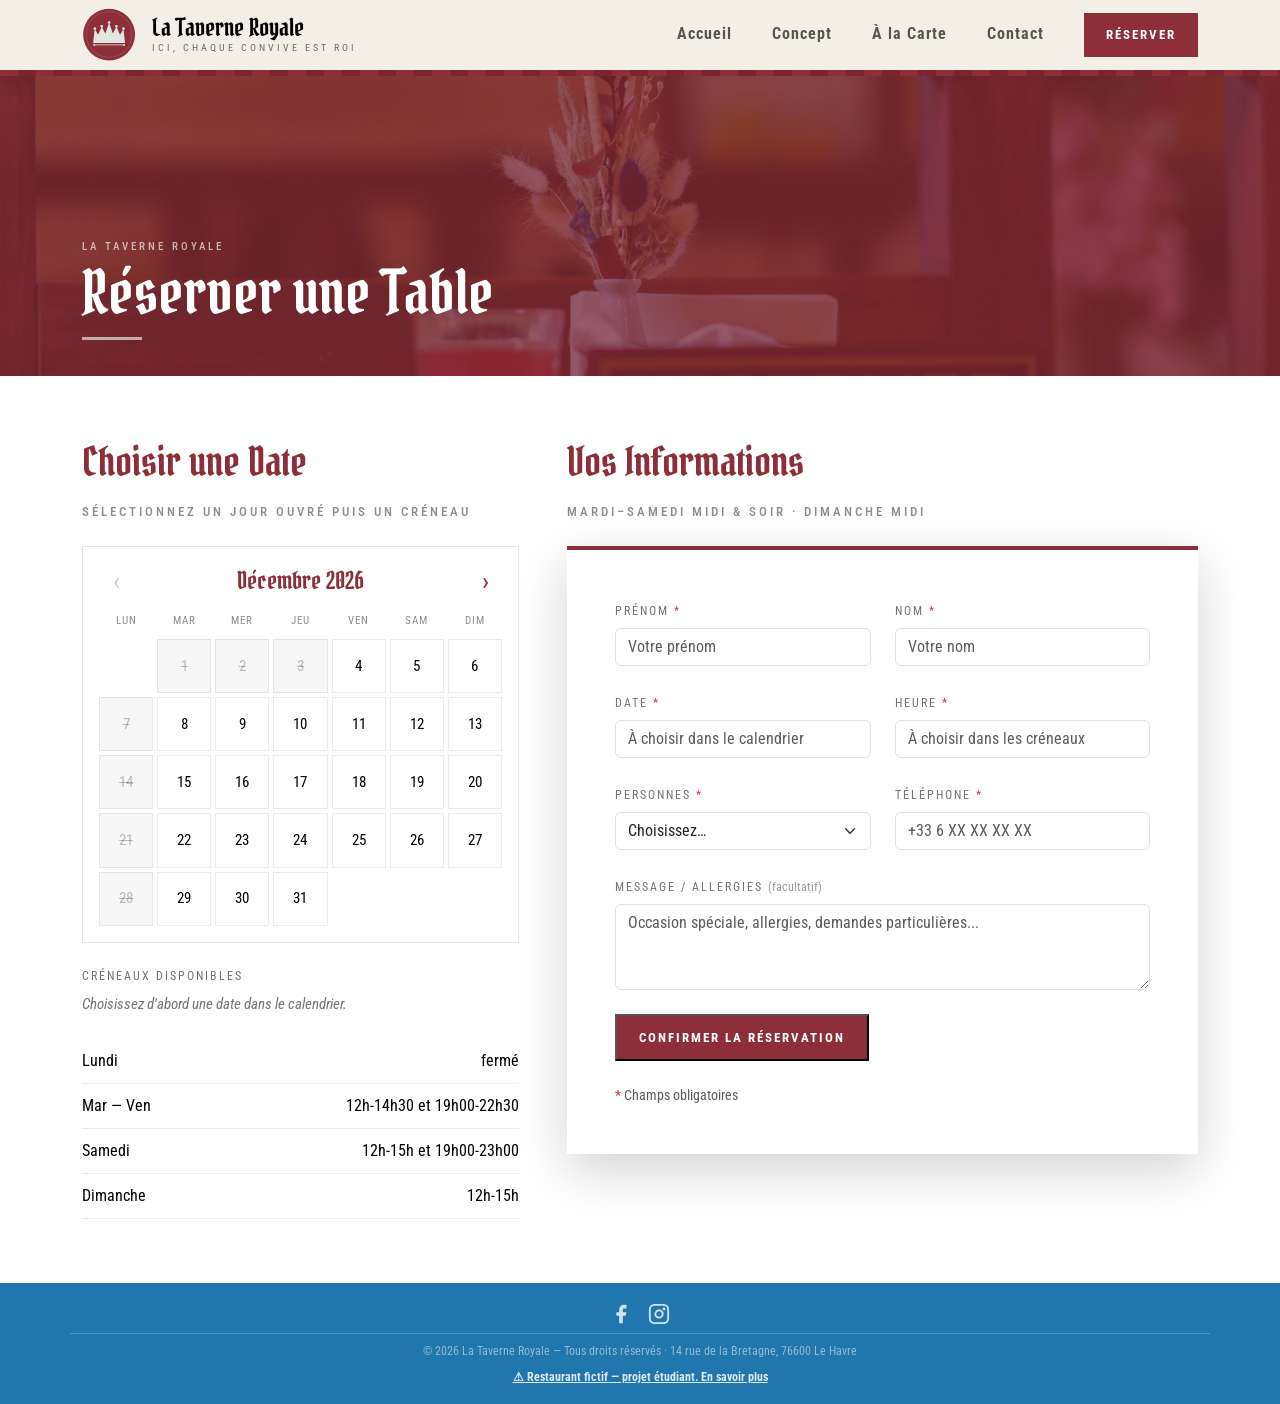
<file: reservation.html>
<!DOCTYPE html>
<html lang="fr">
<head>
  <meta charset="UTF-8">
  <meta name="viewport" content="width=device-width, initial-scale=1.0">
  <meta name="robots" content="noindex, nofollow">
  <meta name="description" content="Réservez votre table à La Taverne Royale : choisissez une date et un créneau disponible en quelques clics.">
  <link rel="icon" type="image/png" href="assets/logo-couronne.png">
  <title>La Taverne Royale — Réserver une Table</title>

  <meta property="og:type" content="website">
  <meta property="og:site_name" content="La Taverne Royale">
  <meta property="og:locale" content="fr_FR">
  <meta property="og:title" content="La Taverne Royale — Réserver une Table">
  <meta property="og:description" content="Réservez votre table à La Taverne Royale : choisissez une date et un créneau disponible en quelques clics.">
  <meta property="og:url" content="https://lathavren.statichost.page/reservation.html">
  <meta property="og:image" content="https://lathavren.statichost.page/assets/logo-couronne.png">
  <meta name="twitter:card" content="summary">
  <meta name="twitter:title" content="La Taverne Royale — Réserver une Table">
  <meta name="twitter:description" content="Réservez votre table à La Taverne Royale : choisissez une date et un créneau disponible en quelques clics.">
  <meta name="twitter:image" content="https://lathavren.statichost.page/assets/logo-couronne.png">

  <link rel="stylesheet" href="css/bootstrap.min.css">
  <link rel="stylesheet" href="css/style.css">
</head>
<body>

  <!-- En-tête : navbar + bandeau décoratif, fixes ensemble au scroll -->
  <header class="site-header sticky-top">
    <nav class="navbar navbar-expand-lg navbar-taverne py-0">
      <div class="container">
        <a class="navbar-brand d-flex align-items-center gap-3" href="index.html">
          <img src="assets/logo-couronne.svg" alt="La Taverne Royale" width="54" height="54" class="rounded-circle">
          <span>
            <span class="d-block font-titre fs-4 lh-1">La Taverne Royale</span>
            <span class="d-block sous-titre-nav">Ici, chaque convive est roi</span>
          </span>
        </a>
        <button class="navbar-toggler bg-white" type="button" data-bs-toggle="collapse" data-bs-target="#navMenu">
          <span class="navbar-toggler-icon"></span>
        </button>
        <div class="collapse navbar-collapse" id="navMenu">
          <ul class="navbar-nav ms-auto align-items-lg-center gap-lg-3">
            <li class="nav-item"><a class="nav-link" href="index.html">Accueil</a></li>
            <li class="nav-item"><a class="nav-link" href="concept.html">Concept</a></li>
            <li class="nav-item"><a class="nav-link" href="carte.html">À la Carte</a></li>
            <li class="nav-item"><a class="nav-link" href="contact.html">Contact</a></li>
            <li class="nav-item ms-lg-3">
              <a class="btn-reserver d-inline-block" href="reservation.html">Réserver</a>
            </li>
          </ul>
        </div>
      </div>
    </nav>

    <!-- Bandeau décoratif -->
    <div class="bandeau-deco"></div>
  </header>

  <!-- Hero page -->
  <div class="hero-page">
    <img src="images/reserved.jpg" alt="Réserver une table">
    <div class="hero-overlay">
      <div class="container">
        <p class="hero-eyebrow mb-2">La Taverne Royale</p>
        <h1 class="font-titre text-white hero-title">Réserver une Table</h1>
        <div class="hero-deco-line"></div>
      </div>
    </div>
  </div>

  <!-- Calendrier + Réservation -->
  <div class="section-claire">
    <div class="container">
      <div class="row g-5">

        <!-- Colonne calendrier de disponibilités -->
        <div class="col-lg-5">
          <h2 class="font-titre titre-section">Choisir une Date</h2>
          <p class="menu-eyebrow mb-4">Sélectionnez un jour ouvré puis un créneau</p>

          <!-- Calendrier mensuel (rendu par js/reservation.js) -->
          <div class="calendrier" id="calendrier">
            <div class="cal-header">
              <button type="button" class="cal-nav" id="cal-prev" aria-label="Mois précédent">‹</button>
              <span class="cal-titre font-titre" id="cal-titre"></span>
              <button type="button" class="cal-nav" id="cal-next" aria-label="Mois suivant">›</button>
            </div>
            <div class="cal-grille" id="cal-grille"><!-- jours injectés en JS --></div>
          </div>

          <!-- Créneaux horaires (affichés après sélection d'un jour) -->
          <div class="creneaux-zone mt-4" id="creneaux-zone">
            <p class="stat-label mb-2">Créneaux disponibles</p>
            <p class="creneaux-invite" id="creneaux-invite">Choisissez d'abord une date dans le calendrier.</p>
            <div id="creneaux"><!-- boutons créneaux injectés en JS --></div>
          </div>

          <!-- Rappel des horaires -->
          <table class="horaires-table w-100 mt-4">
            <tbody>
              <tr><td>Lundi</td><td class="text-end">fermé</td></tr>
              <tr><td>Mar — Ven</td><td class="text-end">12h-14h30 et 19h00-22h30</td></tr>
              <tr><td>Samedi</td><td class="text-end">12h-15h et 19h00-23h00</td></tr>
              <tr><td>Dimanche</td><td class="text-end">12h-15h</td></tr>
            </tbody>
          </table>
        </div>

        <!-- Colonne réservation -->
        <div class="col-lg-7">
          <h2 class="font-titre titre-section">Vos Informations</h2>
          <p class="menu-eyebrow mb-4">Mardi–samedi midi &amp; soir · Dimanche midi</p>

          <form class="reservation-form p-4 p-md-5 bg-white shadow-lg" id="form-reservation" action="reservation-confirme.html" method="get">
            <div class="row g-4">
              <div class="col-md-6">
                <label class="stat-label d-block mb-2" for="resa-prenom">Prénom <span class="text-danger">&#x2A;</span></label>
                <input type="text" class="form-control" id="resa-prenom" name="prenom" placeholder="Votre prénom" required>
              </div>
              <div class="col-md-6">
                <label class="stat-label d-block mb-2" for="resa-nom">Nom <span class="text-danger">&#x2A;</span></label>
                <input type="text" class="form-control" id="resa-nom" name="nom" placeholder="Votre nom" required>
              </div>
              <div class="col-md-6">
                <label class="stat-label d-block mb-2" for="resa-date">Date <span class="text-danger">&#x2A;</span></label>
                <input type="text" class="form-control" id="resa-date" name="date" placeholder="À choisir dans le calendrier" readonly>
              </div>
              <div class="col-md-6">
                <label class="stat-label d-block mb-2" for="resa-heure">Heure <span class="text-danger">&#x2A;</span></label>
                <input type="text" class="form-control" id="resa-heure" name="heure" placeholder="À choisir dans les créneaux" readonly>
              </div>
              <div class="col-md-6">
                <label class="stat-label d-block mb-2" for="resa-personnes">Personnes <span class="text-danger">&#x2A;</span></label>
                <select class="form-select" id="resa-personnes" name="personnes" required>
                  <option value="" disabled selected>Choisissez…</option>
                  <option>1 personne</option>
                  <option>2 personnes</option>
                  <option>3 personnes</option>
                  <option>4 personnes</option>
                  <option>5 personnes et +</option>
                </select>
              </div>
              <div class="col-md-6">
                <label class="stat-label d-block mb-2" for="resa-telephone">Téléphone <span class="text-danger">&#x2A;</span></label>
                <input type="tel" class="form-control" id="resa-telephone" name="telephone" placeholder="+33 6 XX XX XX XX" required>
              </div>
              <div class="col-12">
                <label class="stat-label d-block mb-2" for="resa-message">Message / Allergies <span class="label-optionnel">(facultatif)</span></label>
                <textarea class="form-control" id="resa-message" name="message" rows="3" placeholder="Occasion spéciale, allergies, demandes particulières..."></textarea>
              </div>
              <div class="col-12">
                <button type="submit" class="btn-reserver">Confirmer la réservation</button>
              </div>

              <div class="col-12">
                <p class="text-muted small mb-0"><span class="text-danger">&#x2A;</span> Champs obligatoires</p>
              </div>
            </div>
          </form>
        </div>

      </div>
    </div>
  </div>

  <!-- Footer -->
  <footer class="footer-taverne">
    <div class="container d-flex justify-content-center gap-3 pb-2 border-bottom">
      <div class="d-flex gap-3 align-items-center">
        <a href="#" title="Facebook">
          <svg width="22" height="22" viewBox="0 0 24 24" fill="currentColor" xmlns="http://www.w3.org/2000/svg"><path d="M18 2h-3a5 5 0 0 0-5 5v3H7v4h3v8h4v-8h3l1-4h-4V7a1 1 0 0 1 1-1h3z"></path></svg>
        </a>
        <a href="#" title="Instagram" data-bs-toggle="modal" data-bs-target="#instagramModal">
          <svg width="22" height="22" viewBox="0 0 24 24" fill="none" stroke="currentColor" stroke-width="2" stroke-linecap="round" stroke-linejoin="round" xmlns="http://www.w3.org/2000/svg"><rect x="2" y="2" width="20" height="20" rx="5" ry="5"></rect><path d="M16 11.37A4 4 0 1 1 12.63 8 4 4 0 0 1 16 11.37z"></path><line x1="17.5" y1="6.5" x2="17.51" y2="6.5" stroke-width="3"></line></svg>
        </a>
      </div>
    </div>
    <div class="text-center mt-2">
      <p class="footer-copyright mb-0">© 2026 La Taverne Royale — Tous droits réservés · 14 rue de la Bretagne, 76600 Le Havre</p>
      <p class="footer-disclaimer mb-0 mt-1"><a href="disclaimer.html">⚠ Restaurant fictif — projet étudiant. En savoir plus</a></p>
    </div>
  </footer>

  <!-- Modal des publications Instagram -->
  <div class="modal fade" id="instagramModal" tabindex="-1" aria-labelledby="instagramModalLabel" aria-hidden="true">
    <div class="modal-dialog modal-dialog-centered modal-dialog-scrollable">
      <div class="modal-content insta-modal-content">
        <div class="modal-header">
          <h2 class="modal-title font-titre" id="instagramModalLabel">Nos publications Instagram</h2>
          <button type="button" class="btn-close" data-bs-dismiss="modal" aria-label="Fermer"></button>
        </div>
        <div class="modal-body">
          <div class="d-flex flex-column align-items-center gap-4">
            <img src="images/post-instagram-1.png" alt="Publication Instagram 1 — La Taverne Royale" class="img-fluid rounded insta-post-img">
            <img src="images/post-instagram-2.png" alt="Publication Instagram 2 — La Taverne Royale" class="img-fluid rounded insta-post-img">
          </div>
        </div>
      </div>
    </div>
  </div>

  <script src="js/bootstrap.bundle.min.js"></script>
  <script src="js/reservation.js"></script>
</body>
</html>
</file>
<file: css/index.css>
*{
    margin:0;
    padding:0;
    box-sizing:border-box;
}

#slider{

    width:calc(100% - 80px);
    max-width:1300px;

    height:550px;

    margin:40px auto;

    overflow:hidden;

    position:relative;

    border-radius:10px;

    box-shadow:0 10px 30px rgba(0,0,0,.3);

}

@media (max-width: 768px){

    #slider{

        width:calc(100% - 32px);

        height:60vw;

        max-height:450px;

    }

}

.slides{

    display:flex;

    height:100%;

    transition:transform .6s ease;

}

.slide{

    flex:0 0 100%;

    height:100%;

    position:relative;

}

.slide img{

    width:100%;

    height:100%;

    object-fit:cover;

    display:block;

}

/* Texte */

.caption{

    position:absolute;

    bottom:40px;

    left:40px;

    right:40px;

    color:white;

    font-size:36px;

    font-weight:bold;

    text-shadow:2px 2px 8px black;

}

@media (max-width: 768px){

    .caption{

        bottom:16px;

        left:16px;

        right:16px;

        font-size:20px;

    }

}

/* Flèches */

#prev, #next{

    position:absolute;

    top:50%;

    transform:translateY(-50%);

    width:60px;

    height:60px;

    border:none;

    border-radius:50%;

    background:rgba(255,255,255,.25);

    color:white;

    font-size:35px;

    cursor:pointer;

    transition:.3s;

    backdrop-filter:blur(5px);

}

#prev:hover, #next:hover{

    background:rgba(255,255,255,.5);

}

#prev{

    left:20px;

}

#next{

    right:20px;

}
</file>
<file: css/style.css>
/* ===== La Taverne Royale - Charte graphique =====
   Palette officielle (fiche identité, section 7.2) :
   - Bordeaux (Stiletto)      #8C2F39  couleur principale
   - Noir                     #000000  texte courant
   - Gris clair (Gray Nurse)  #E1E6E1  fonds clairs / surfaces
   - Beige                    #F3EFE6  declinaison navbar
   - Bleu (Matisse)           #2176AE  accent (pied de page), a utiliser avec parcimonie
*/

/* ===== Polices en local (pas de CDN Google Fonts) ===== */

@font-face {
  font-family: 'Pirata One';
  font-style: normal;
  font-weight: 400;
  font-display: swap;
  src: url('../assets/fonts/pirata-one-v23-latin-400.woff2') format('woff2');
}

@font-face {
  font-family: 'Roboto Condensed';
  font-style: normal;
  font-weight: 300 700;
  font-display: swap;
  src: url('../assets/fonts/roboto-condensed-v31-latin-variable.woff2') format('woff2');
}

@font-face {
  font-family: 'Roboto Condensed';
  font-style: italic;
  font-weight: 400;
  font-display: swap;
  src: url('../assets/fonts/roboto-condensed-v31-latin-italic-variable.woff2') format('woff2');
}

:root {
  --tr-bordeaux: #8C2F39;
  --tr-bordeaux-hover: #7a2530; /* teinte plus sombre, calculee pour le survol des boutons (non presente dans la fiche identite) */
  --tr-noir: #000000;
  --tr-gris-clair: #E1E6E1;
  --tr-bleu: #2176AE;
  --tr-beige: #F3EFE6;
}

body {
  font-family: 'Roboto Condensed', sans-serif;
  background-color: #fff;
  color: var(--tr-noir);
}

.font-titre {
  font-family: 'Pirata One', cursive;
}

a {
  text-decoration: none;
  color: inherit;
}

/* En-tête : navbar + bandeau décoratif restent fixes ensemble au scroll */
.site-header {
  z-index: 1030;
}

/* Bandeau décoratif */
.bandeau-deco {
  height: 6px;
  width: 100%;
  background: repeating-linear-gradient(
    90deg,
    var(--tr-bordeaux) 0,
    var(--tr-bordeaux) 18px,
    var(--tr-bordeaux-hover) 18px,
    var(--tr-bordeaux-hover) 36px
  );
}

/* Navbar - fond beige, le bleu de la charte reste reserve au footer */
.navbar-taverne {
  background-color: var(--tr-beige);
}

.navbar-taverne .container {
  min-height: 70px;
}

.navbar-taverne .navbar-nav .nav-item + .nav-item {
  margin-left: 8px;
}

.navbar-taverne .nav-link {
  font-size: 16px;
  font-weight: 700;
  letter-spacing: 1px;
  color: rgba(0, 0, 0, 0.65);
  border-bottom: 3px solid transparent;
  transition: color 0.2s;
}

.navbar-taverne .nav-link:hover,
.navbar-taverne .nav-link.active {
  color: var(--tr-bordeaux);
}

.navbar-taverne .nav-link.active {
  border-bottom-color: var(--tr-bordeaux);
}

.sous-titre-nav {
  font-size: 10px;
  letter-spacing: 3px;
  text-transform: uppercase;
}

.navbar-taverne .sous-titre-nav {
  color: rgba(0, 0, 0, 0.55);
}

.footer-taverne .sous-titre-nav {
  color: rgba(255, 255, 255, 0.7);
}

.footer-taverne .rounded-circle {
  opacity: 0.9;
}

.footer-taverne .border-bottom {
  border-color: rgba(255, 255, 255, 0.2) !important;
}

.btn-reserver {
  font-size: 13px;
  font-weight: 700;
  letter-spacing: 2px;
  text-transform: uppercase;
  background-color: var(--tr-bordeaux);
  color: #fff;
  padding: 12px 22px;
  transition: background 0.2s;
}

.btn-reserver:hover {
  background-color: var(--tr-bordeaux-hover);
  color: #fff;
}

/* Hero */
.hero-page {
  position: relative;
  overflow: hidden;
}

.hero-page img {
  width: 100%;
  height: 300px;
  object-fit: cover;
  display: block;
}

.hero-overlay {
  position: absolute;
  inset: 0;
  background: rgba(140, 47, 57, 0.72); /* var(--tr-bordeaux) en transparence */
  display: flex;
  flex-direction: column;
  justify-content: flex-end;
  padding: 36px 0;
}

.hero-eyebrow {
  font-size: 11px;
  letter-spacing: 3px;
  text-transform: uppercase;
  color: rgba(255, 255, 255, 0.65);
  font-weight: 500;
}

.hero-title {
  font-size: 60px;
  line-height: 1;
}

.hero-deco-line {
  width: 60px;
  height: 3px;
  background: rgba(225, 230, 225, 0.7);
  margin-top: 14px;
}

/* Sections */
.section-claire {
  background-color: #fff;
  padding: 64px 40px;
}

.titre-section {
  color: var(--tr-bordeaux);
  font-size: 40px;
  margin-bottom: 18px;
  line-height: 1.1;
}

.concept-text {
  color: rgba(0, 0, 0, 0.75);
  font-size: 1.1rem;
  line-height: 1.75;
}

.photo-frame {
  border: 3px solid var(--tr-bordeaux);
}

.photo-frame img {
  height: 290px;
  object-fit: cover;
  display: block;
}

.photo-caption {
  font-size: 14px;
  color: rgba(0, 0, 0, 0.45);
  font-style: italic;
}

.philosophie-container {
  max-width: 680px;
}

.philosophie-underline {
  width: 52px;
  height: 2px;
  background: var(--tr-bordeaux);
}

.philosophie-quote {
  color: rgba(0, 0, 0, 0.7);
  font-size: 1.35rem;
  line-height: 1.8;
  font-style: italic;
}

.philosophie-signature {
  font-size: 13px;
  font-weight: 700;
  letter-spacing: 2px;
  text-transform: uppercase;
  color: var(--tr-bordeaux);
}

.stat-chiffre {
  font-size: 30px;
  color: var(--tr-bordeaux);
  line-height: 1;
}

.stat-label {
  font-size: 12px;
  letter-spacing: 2px;
  text-transform: uppercase;
  color: rgba(0, 0, 0, 0.55); /* teinte de Noir pour le texte secondaire */
  margin-top: 4px;
}

/* Bannière image avec overlay */
.banniere-image {
  position: relative;
  overflow: hidden;
}

.banniere-image img {
  width: 100%;
  height: 320px;
  object-fit: cover;
  display: block;
}

.banniere-overlay {
  position: absolute;
  inset: 0;
  background: rgba(140, 47, 57, 0.75); /* var(--tr-bordeaux) en transparence */
  display: flex;
  flex-direction: column;
  align-items: center;
  justify-content: center;
  padding: 40px 60px;
  text-align: center;
}

.banniere-title {
  font-size: 46px;
  color: var(--tr-beige);
  line-height: 1.15;
}

.banniere-underline {
  width: 64px;
  height: 2px;
  background: var(--tr-beige);
  margin: 18px auto;
  opacity: 0.7;
}

.banniere-text {
  font-size: 18px;
  color: rgba(225, 230, 225, 0.92);
  max-width: 560px;
  font-style: italic;
  font-weight: 300;
  line-height: 1.65;
}

/* Carte - onglets du menu */
.menu-tabs {
  border: 2px solid var(--tr-bordeaux);
}

.menu-tab-btn {
  font-size: 13px;
  font-weight: 700;
  letter-spacing: 2.5px;
  text-transform: uppercase;
  padding: 11px 34px;
  border: none;
  background: transparent;
  color: var(--tr-bordeaux);
  cursor: pointer;
  transition: all 0.2s;
}

.menu-tab-btn + .menu-tab-btn {
  border-left: 2px solid var(--tr-bordeaux);
}

.menu-tab-btn.active {
  background-color: var(--tr-bordeaux);
  color: var(--tr-beige);
}

.menu-item {
  border-bottom: 1px solid rgba(0, 0, 0, 0.1);
  padding: 18px 0;
}

.menu-item-name {
  font-size: 22px;
  color: var(--tr-bordeaux);
  line-height: 1.2;
}

.menu-item-price {
  font-weight: 700;
  font-size: 16px;
  color: var(--tr-bordeaux);
  white-space: nowrap;
  flex-shrink: 0;
}

.menu-item-desc {
  font-size: 16px;
  color: rgba(0, 0, 0, 0.55);
  font-weight: 300;
  font-style: italic;
  line-height: 1.5;
}

.menu-eyebrow {
  font-size: 13px;
  color: rgba(0, 0, 0, 0.45);
  letter-spacing: 3px;
  text-transform: uppercase;
  font-weight: 500;
}

.menu-grid {
  row-gap: 4px;
}

@media (min-width: 768px) {
  .menu-grid {
    display: grid;
    grid-template-columns: repeat(2, 1fr);
    column-gap: 44px;
  }

  .menu-grid > .col {
    width: auto;
  }
}

.carte-footnote {
  background-color: rgba(0, 0, 0, 0.04);
}

.carte-footnote-text {
  font-size: 15px;
  color: rgba(0, 0, 0, 0.6);
  font-style: italic;
}

.carte-footnote-sub {
  font-size: 14px;
  color: rgba(0, 0, 0, 0.45);
}

/* Footer */
.footer-taverne {
  background-color: var(--tr-bleu);
  padding: 20px 40px 16px;
}

.footer-taverne a {
  color: rgba(255, 255, 255, 0.8);
  font-size: 13px;
  font-weight: 500;
  transition: color 0.2s;
}

.footer-taverne a:hover {
  color: #fff;
}

.footer-copyright {
  color: rgba(255, 255, 255, 0.5);
  font-size: 12px;
}

.footer-disclaimer a {
  color: rgba(255, 255, 255, 0.85);
  font-size: 12px;
  font-weight: 700;
  text-decoration: underline;
}

.footer-disclaimer a:hover {
  color: #fff;
}

/* Modal des publications Instagram */
.insta-modal-content {
  border-top: 4px solid var(--tr-bordeaux);
}

.insta-post-img {
  max-width: 420px;
  width: 100%;
  box-shadow: 0 4px 14px rgba(0, 0, 0, 0.15);
}

/* Cartes de la page d'accueil */
/* Meme valeur que le padding de .section-claire : l'espace au-dessus des cartes
   (ce margin-top) egale ainsi l'espace en dessous (le padding-bottom de la section). */
.cartes-accueil {
  margin-top: 64px;
}

.card .card-img-top {
  height: 220px;
  object-fit: cover;
}

.card-title-taverne {
  font-family: 'Pirata One', cursive;
  font-size: 2.25rem;
  color: var(--tr-bordeaux);
}

.card-text-taverne {
  font-family: 'Roboto Condensed', sans-serif;
  font-size: 1.05rem;
  color: rgba(0, 0, 0, 0.75);
}

.card-link {
  color: var(--tr-bordeaux);
  transition: color 0.2s;
}

.card-link:hover {
  color: var(--tr-bordeaux-hover);
}

/* Page Contact */
.contact-info-row {
  display: flex;
  align-items: baseline;
  justify-content: space-between;
  gap: 12px;
  padding: 10px 0;
  border-bottom: 1px solid rgba(0, 0, 0, 0.08);
}

.contact-info-value {
  color: rgba(0, 0, 0, 0.7);
}

.horaires-table td {
  padding: 10px 0;
  border-bottom: 1px solid rgba(0, 0, 0, 0.08);
}

.reservation-form {
  border-top: 4px solid var(--tr-bordeaux);
}

.reservation-form .form-control:focus,
.reservation-form .form-select:focus {
  border-color: var(--tr-bordeaux);
  box-shadow: 0 0 0 0.2rem rgba(140, 47, 57, 0.15);
}

.map-embed {
  border: 0;
  width: 100%;
  height: 220px;
}

.label-optionnel {
  text-transform: none;
  letter-spacing: 0;
  color: rgba(0, 0, 0, 0.4);
  font-weight: 400;
}

/* ===== Page Réservation — calendrier de disponibilités ===== */
.calendrier {
  border: 1px solid rgba(0, 0, 0, 0.1);
  padding: 16px;
  background-color: #fff;
}

.cal-header {
  display: flex;
  align-items: center;
  justify-content: space-between;
  margin-bottom: 14px;
}

.cal-titre {
  font-size: 24px;
  color: var(--tr-bordeaux);
}

.cal-nav {
  border: none;
  background: transparent;
  color: var(--tr-bordeaux);
  font-size: 26px;
  line-height: 1;
  width: 34px;
  height: 34px;
  cursor: pointer;
  transition: color 0.2s;
}

.cal-nav:hover {
  color: var(--tr-bordeaux-hover);
}

.cal-nav.disabled {
  color: rgba(0, 0, 0, 0.2);
  cursor: default;
}

.cal-grille {
  display: grid;
  grid-template-columns: repeat(7, 1fr);
  gap: 4px;
}

.cal-jour-nom {
  font-size: 11px;
  letter-spacing: 1px;
  text-transform: uppercase;
  text-align: center;
  color: rgba(0, 0, 0, 0.45);
  padding-bottom: 6px;
}

.cal-jour {
  aspect-ratio: 1 / 1;
  border: 1px solid rgba(0, 0, 0, 0.08);
  background: #fff;
  color: var(--tr-noir);
  font-size: 15px;
  cursor: pointer;
  transition: background 0.15s, color 0.15s;
}

.cal-jour:hover:not(.disabled):not(.vide) {
  background: var(--tr-beige);
  border-color: var(--tr-bordeaux);
}

.cal-jour.vide {
  border: none;
  background: transparent;
  cursor: default;
}

.cal-jour.disabled {
  color: rgba(0, 0, 0, 0.25);
  background: rgba(0, 0, 0, 0.03);
  cursor: not-allowed;
  text-decoration: line-through;
}

.cal-jour.selected {
  background: var(--tr-bordeaux);
  border-color: var(--tr-bordeaux);
  color: #fff;
  font-weight: 700;
}

/* Créneaux horaires */
.creneaux-invite {
  font-size: 15px;
  color: rgba(0, 0, 0, 0.55);
  font-style: italic;
}

.creneaux-erreur {
  color: var(--tr-bordeaux);
  font-style: normal;
  font-weight: 700;
}

.creneau-groupe + .creneau-groupe {
  margin-top: 14px;
}

.creneau-service {
  font-size: 12px;
  letter-spacing: 2px;
  text-transform: uppercase;
  color: var(--tr-bordeaux);
  margin-bottom: 8px;
}

.creneau-liste {
  display: flex;
  flex-wrap: wrap;
  gap: 8px;
}

.creneau-btn {
  border: 1px solid var(--tr-bordeaux);
  background: #fff;
  color: var(--tr-bordeaux);
  font-size: 14px;
  font-weight: 700;
  padding: 7px 14px;
  border-radius: 999px;
  cursor: pointer;
  transition: background 0.15s, color 0.15s;
}

.creneau-btn:hover {
  background: var(--tr-beige);
}

.creneau-btn.selected {
  background: var(--tr-bordeaux);
  color: #fff;
}

/* ===== Page de confirmation — récapitulatif ===== */
.confirm-eyebrow {
  color: rgba(0, 0, 0, 0.45);
}

.confirm-message {
  max-width: 620px;
}

.recap-titre {
  font-size: 28px;
}

.recap-resa {
  max-width: 520px;
  margin: 0 auto;
  border-top: 4px solid var(--tr-bordeaux);
  background: #fff;
  box-shadow: 0 10px 30px rgba(0, 0, 0, 0.08);
  padding: 28px 32px;
}

.recap-row {
  display: flex;
  align-items: baseline;
  justify-content: space-between;
  gap: 12px;
  padding: 12px 0;
  border-bottom: 1px solid rgba(0, 0, 0, 0.08);
}

.recap-row:last-child {
  border-bottom: none;
}

.recap-value {
  color: var(--tr-bordeaux);
  font-weight: 700;
}

/* ===== Page Disclaimer ===== */
.disclaimer-page {
  max-width: 820px;
}

.disclaimer-alert {
  display: flex;
  align-items: flex-start;
  gap: 18px;
  background: rgba(140, 47, 57, 0.06);
  border: 1px solid var(--tr-bordeaux);
  border-left: 6px solid var(--tr-bordeaux);
  padding: 22px 26px;
}

.disclaimer-alert-icon {
  font-size: 34px;
  line-height: 1;
  color: var(--tr-bordeaux);
  flex-shrink: 0;
}

.disclaimer-alert-titre {
  font-size: 22px;
  font-weight: 700;
  color: var(--tr-bordeaux);
}

.disclaimer-liste {
  padding-left: 1.2rem;
}

.disclaimer-liste li {
  margin-bottom: 8px;
}

.doc-card {
  height: 100%;
  padding: 22px 24px;
  background: rgba(140, 47, 57, 0.04);
  border: 1px solid rgba(140, 47, 57, 0.3);
  border-left: 4px solid var(--tr-bordeaux);
}

.doc-card-titre {
  font-family: 'Pirata One', cursive;
  font-size: 1.6rem;
  color: var(--tr-bordeaux);
  margin-bottom: 8px;
}

.doc-card-texte {
  color: rgba(0, 0, 0, 0.75);
  font-size: 0.98rem;
  line-height: 1.6;
}

.btn-doc {
  display: inline-block;
  font-size: 12px;
  font-weight: 700;
  letter-spacing: 1.5px;
  text-transform: uppercase;
  color: var(--tr-bordeaux);
  border: 1px solid var(--tr-bordeaux);
  padding: 8px 18px;
  transition: background 0.2s, color 0.2s;
}

.btn-doc:hover {
  background-color: var(--tr-bordeaux);
  color: #fff;
}
</file>
